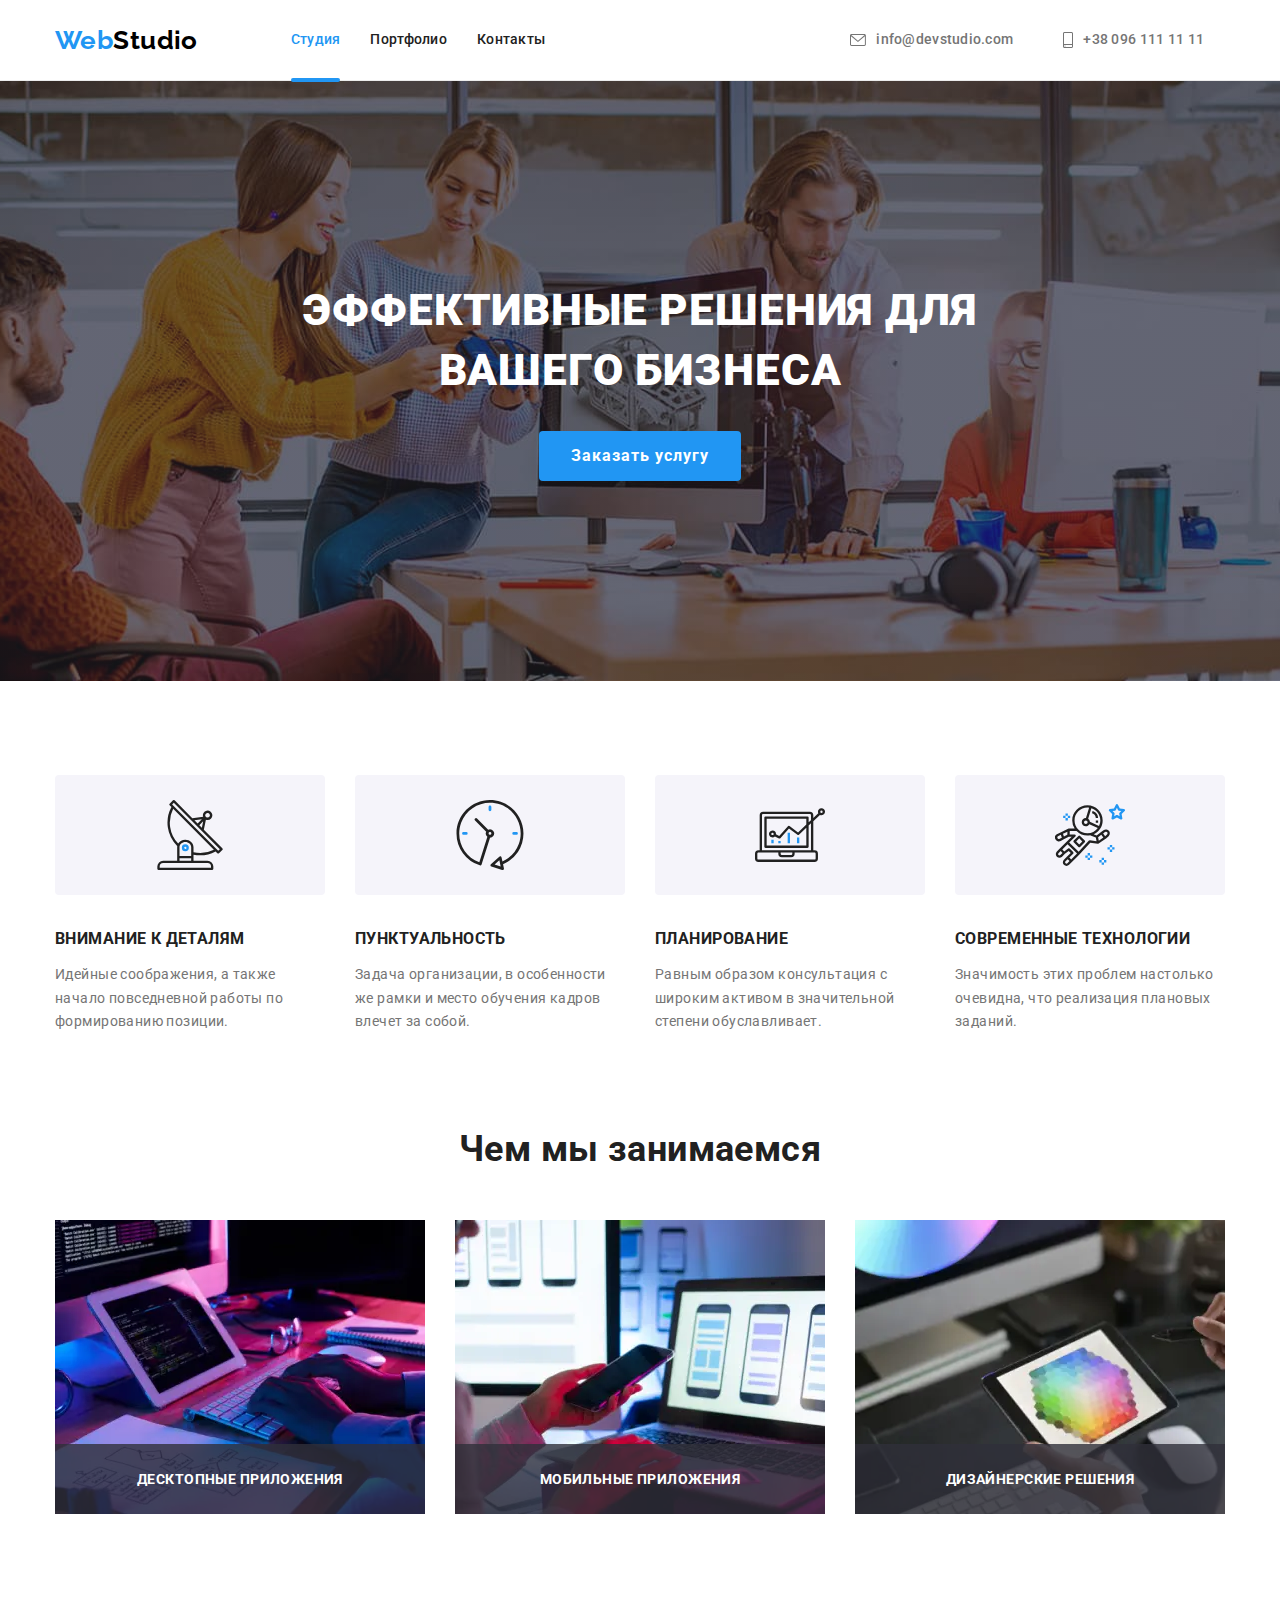
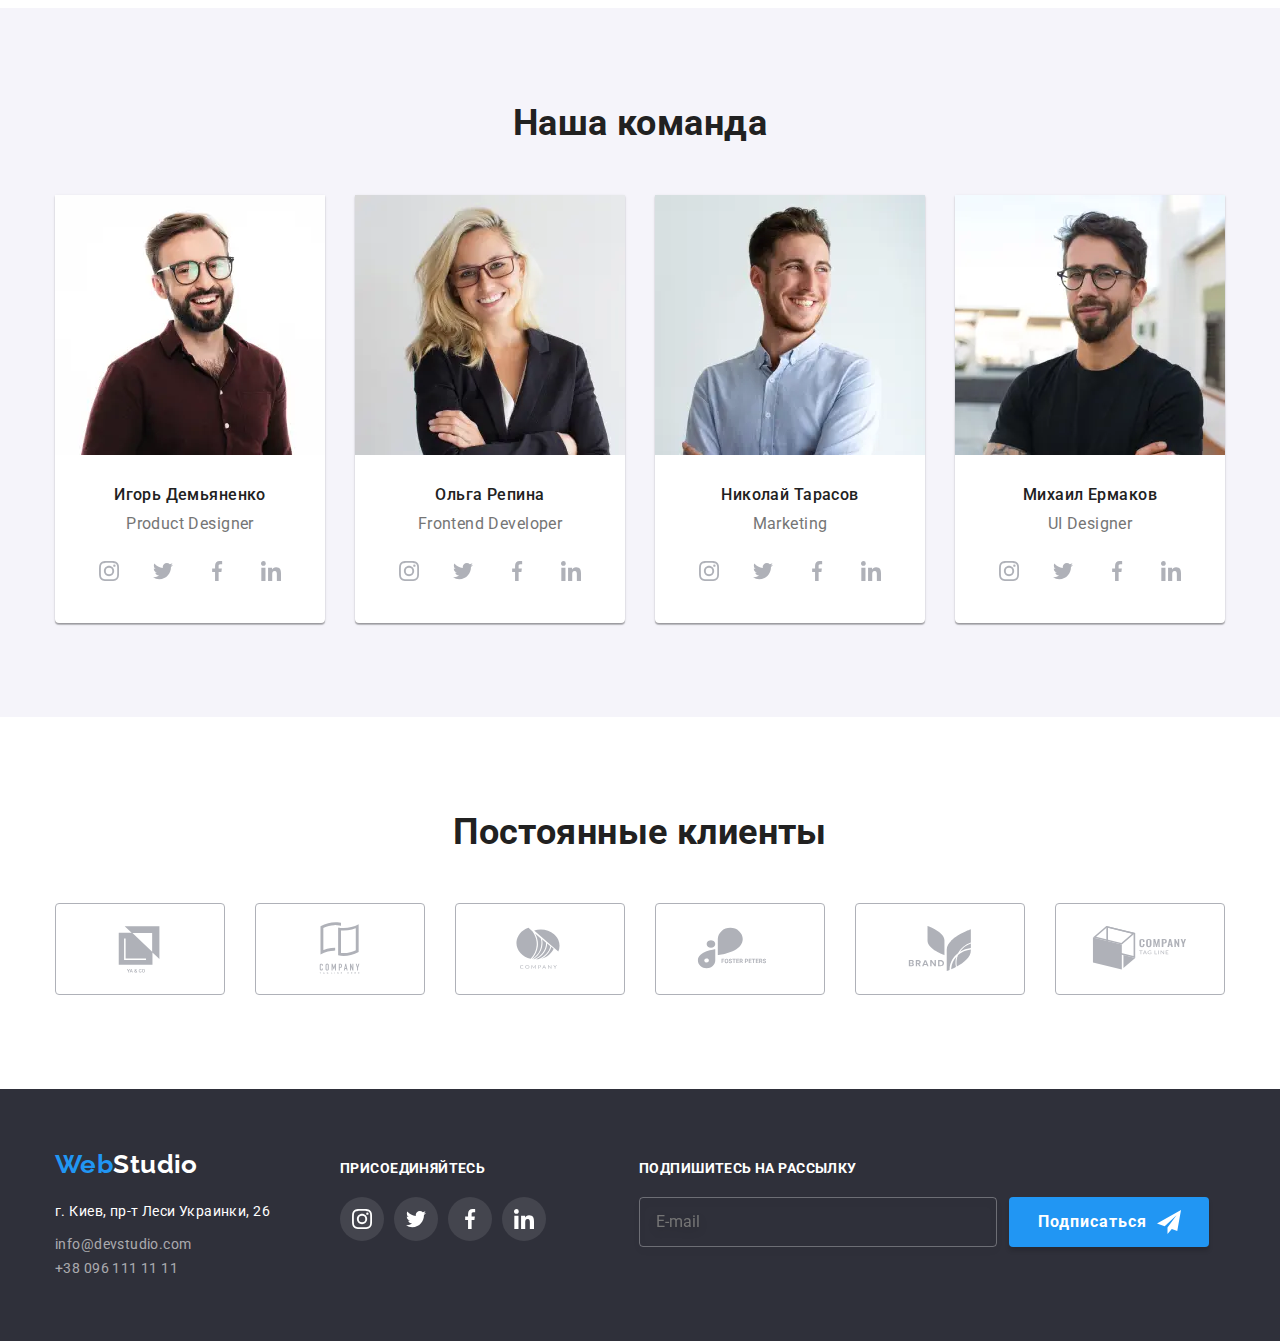
<file: index.html>
<!DOCTYPE html>
<html lang="ru">
  <head>
    <meta charset="UTF-8" />
    <meta http-equiv="X-UA-Compatible" content="IE=edge" />
    <meta name="viewport" content="width=device-width, initial-scale=1.0" />
    <meta
      name="description"
      content="Development of mobile, desktop applications and design."
    />
    <title>Студия</title>
    <link rel="preconnect" href="https://fonts.googleapis.com" />
    <link rel="preconnect" href="https://fonts.gstatic.com" crossorigin />
    <link rel="shurtcut icon" href="./images/ws.svg" />
    <link
      href="https://fonts.googleapis.com/css2?family=Raleway:wght@700&family=Roboto:wght@400;500;700;900&display=swap"
      rel="stylesheet"
    />
    <link rel="stylesheet" href="./css/main.min.css" />
  </head>
  <body>
    <header>
      <div class="container header">
        <nav class="navigation">
          <a class="link logo navigation__logo" href="./"
            >Web<span class="navigation__title navigation__title--color"
              >Studio</span
            ></a
          >
          <button
            class="navigation__btn js-open-menu"
            type="button"
            aria-label="Кнопка мобильного меню"
            aria-controls="mobile-menu"
          >
            <svg width="40" height="40">
              <use
                class="navigation__icon-menu"
                href="./images/icons.svg#m-menu"
              ></use>
            </svg>
          </button>
          <div class="mobile-menu js-menu-container" id="mobile-menu">
            <button
              class="navigation__btn js-close-menu"
              type="button"
              aria-label="Кнопка закрытия мобильного меню"
              aria-controls="mobile-menu"
            >
              <svg width="40" height="40">
                <use
                  class="navigation__icon-close"
                  href="./images/icons.svg#m-close"
                ></use>
              </svg>
            </button>
            <ul class="list navigation__pages">
              <li>
                <a
                  class="link navigation__page navigation__page--active"
                  href="./"
                  >Студия</a
                >
              </li>
              <li>
                <a class="link navigation__page" href="./portfolio.html"
                  >Портфолио</a
                >
              </li>
              <li><a class="link navigation__page" href="">Контакты</a></li>
            </ul>

            <ul class="list contacts">
              <li>
                <a class="link contacts__link" href="mailto:info@devstudio.com">
                  <svg class="contacts__ico-envelope" width="16" height="12">
                    <use href="./images/icons.svg#envelope"></use>
                  </svg>
                  info@devstudio.com</a
                >
              </li>
              <li>
                <a
                  class="link contacts__link contacts__link--format"
                  href="tel:+380961111111"
                  ><svg class="contacts__ico-smartphone" width="10" height="16">
                    <use href="./images/icons.svg#smartphone"></use></svg
                  >+38 096 111 11 11</a
                >
              </li>
            </ul>
            <ul class="list social-menu">
              <li>
                <a class="link social-menu__link" href=""></a>Instagram<span
                  class="social-menu__divide"
                >
                  |
                </span>
              </li>
              <li>
                <a class="link social-menu__link" href=""></a>Twitter<span
                  class="social-menu__divide"
                >
                  |
                </span>
              </li>
              <li>
                <a class="link social-menu__link" href=""></a>Facebook<span
                  class="social-menu__divide"
                  >|</span
                >
              </li>
              <li><a class="link social-menu__link" href=""></a>LinkedIn</li>
            </ul>
          </div>
        </nav>
      </div>
    </header>
    <main>
      <!-- Герой -->
      <section class="hero">
        <div class="container">
          <h1 class="hero__title">Эффективные решения для вашего бизнеса</h1>
          <button class="btn hero__btn" type="button" data-modal-open>
            Заказать услугу
          </button>
        </div>
      </section>
      <!-- Особенности -->
      <section class="container section">
        <h2 class="section__title visually-hidden">Особенности</h2>
        <ul class="list specialty">
          <li class="specialty__item">
            <div class="specialty__thumb">
              <svg class="specialty__icon" width="70" height="70">
                <use href="./images/icons.svg#antenna"></use>
              </svg>
            </div>
            <h3 class="specialty__title">Внимание к деталям</h3>
            <p>
              Идейные соображения, а также начало повседневной работы по
              формированию позиции.
            </p>
          </li>
          <li class="specialty__item">
            <div class="specialty__thumb">
              <svg class="specialty__icon" width="70" height="70">
                <use href="./images/icons.svg#clock"></use>
              </svg>
            </div>
            <h3 class="specialty__title">Пунктуальность</h3>
            <p>
              Задача организации, в особенности же рамки и место обучения кадров
              влечет за собой.
            </p>
          </li>
          <li class="specialty__item">
            <div class="specialty__thumb">
              <svg class="specialty__icon" width="70" height="70">
                <use href="./images/icons.svg#diagram"></use>
              </svg>
            </div>
            <h3 class="specialty__title">Планирование</h3>
            <p>
              Равным образом консультация с широким активом в значительной
              степени обуславливает.
            </p>
          </li>
          <li class="specialty__item">
            <div class="specialty__thumb">
              <svg class="specialty__icon" width="70" height="70">
                <use href="./images/icons.svg#astronaut"></use>
              </svg>
            </div>
            <h3 class="specialty__title">Современные технологии</h3>
            <p>
              Значимость этих проблем настолько очевидна, что реализация
              плановых заданий.
            </p>
          </li>
        </ul>
      </section>
      <!-- Чем мы занимаемся -->
      <section class="container section work work-display">
        <h2 class="section__title">Чем мы занимаемся</h2>
        <ul class="list work__list work-box">
          <li class="work-box__item">
            <!-- <img
              srcset="
                ./images/box-1@1x-1200.jpg 1x,
                ./images/box-1@2x-1200.jpg 2x
              "
              src="./images/box1.jpg"
              alt="Дизайнерские решения"
              width="370"
              height="294"
            /> -->
            <picture>
              <source
                srcset="
                  ./images/box-1@1x-1200.webp 1x,
                  ./images/box-1@2x-1200.webp 2x
                "
                type="image/webp"
                media="(min-width: 1200px)" />
              <source
                srcset="
                  ./images/box-1@1x-1200.jpg 1x,
                  ./images/box-1@2x-1200.jpg 2x
                "
                media="(min-width: 1200px)" />

              <img
                class="work-box__img"
                src="./images/box1.jpg"
                alt="Десктопные приложения"
                width="370"
                height="294"
            /></picture>
            <div class="work-box__blok">
              <p class="work-box__text">Десктопные приложения</p>
            </div>
          </li>
          <li class="work-box__item">
            <!-- <img
              srcset="
                ./images/box-2@1x-1200.jpg 1x,
                ./images/box-2@2x-1200.jpg 2x
              "
              src="./images/box2.jpg"
              alt="Дизайнерские решения"
              width="370"
              height="294"
            /> -->
            <picture>
              <source
                srcset="
                  ./images/box-2@1x-1200.webp 1x,
                  ./images/box-2@2x-1200.webp 2x
                "
                type="image/webp"
                media="(min-width: 1200px)" />
              <source
                srcset="
                  ./images/box-2@1x-1200.jpg 1x,
                  ./images/box-2@2x-1200.jpg 2x
                "
                media="(min-width: 1200px)" />

              <img
                class="work-box__img"
                src="./images/box2.jpg"
                alt="Мобильные приложения"
                width="370"
                height="294"
            /></picture>
            <div class="work-box__blok">
              <p class="work-box__text">Мобильные приложения</p>
            </div>
          </li>
          <li class="work-box__item">
            <!-- <img
              srcset="
                ./images/box-3@1x-1200.jpg 1x,
                ./images/box-3@2x-1200.jpg 2x
              "
              src="./images/box3.jpg"
              alt="Дизайнерские решения"
              width="370"
              height="294"
            /> -->
            <picture>
              <source
                srcset="
                  ./images/box-3@1x-1200.webp 1x,
                  ./images/box-3@2x-1200.webp 2x
                "
                type="image/webp"
                media="(min-width: 1200px)" />
              <source
                srcset="
                  ./images/box-3@1x-1200.jpg 1x,
                  ./images/box-3@2x-1200.jpg 2x
                "
                media="(min-width: 1200px)" />

              <img
                class="work-box__img"
                src="./images/box3.jpg"
                alt="Дизайнерские решения"
                width="370"
                height="294"
            /></picture>
            <div class="work-box__blok">
              <p class="work-box__text">Дизайнерские решения</p>
            </div>
          </li>
        </ul>
      </section>
      <!-- Наша команда -->
      <section class="section-command section">
        <div class="container">
          <h2 class="section__title">Наша команда</h2>
          <ul class="list mans">
            <li class="mans__item">
              <picture>
                <source
                  srcset="
                    ./images/man-1@1x-480.webp 1x,
                    ./images/man-1@2x-480.webp 2x
                  "
                  type="image/webp"
                  media="(max-width: 767px)" />
                <source
                  srcset="
                    ./images/man-1@1x-768.webp 1x,
                    ./images/man-1@2x-768.webp 2x
                  "
                  type="image/webp"
                  media="(max-width: 1199px)" />
                <source
                  srcset="
                    ./images/man-1@1x-1200.webp 1x,
                    ./images/man-1@2x-1200.webp 2x
                  "
                  type="image/webp"
                  media="(min-width: 1200px)" />

                <source
                  srcset="
                    ./images/man-1@1x-480.jpg 1x,
                    ./images/man-1@2x-480.jpg 2x
                  "
                  media="(max-width: 767px)" />
                <source
                  srcset="
                    ./images/man-1@1x-768.jpg 1x,
                    ./images/man-1@2x-768.jpg 2x
                  "
                  media="(max-width: 1199px)" />
                <source
                  srcset="
                    ./images/man-1@1x-1200.jpg 1x,
                    ./images/man-1@2x-1200.jpg 2x
                  "
                  media="(min-width: 1200px)" />

                <img
                  class="mans__img"
                  src="./images/man1.jpg"
                  alt="Игорь Демьяненко"
                  width="270"
                  height="260"
              /></picture>

              <div class="man-card">
                <h3 class="man-card__name">Игорь Демьяненко</h3>
                <p class="man-card__profession" lang="en">Product Designer</p>
                <ul class="list man-card__list">
                  <li>
                    <a
                      class="link-social man-card__link"
                      href=""
                      aria-label="instagram"
                      ><svg class="icon-social" width="20" height="20">
                        <use href="./images/icons.svg#instagram"></use></svg
                    ></a>
                  </li>
                  <li>
                    <a
                      class="link-social man-card__link"
                      href=""
                      aria-label="twitter"
                      ><svg class="icon-social" width="20" height="20">
                        <use href="./images/icons.svg#twitter"></use></svg
                    ></a>
                  </li>
                  <li>
                    <a
                      class="link-social man-card__link"
                      href=""
                      aria-label="facebook"
                      ><svg class="icon-social" width="20" height="20">
                        <use href="./images/icons.svg#facebook"></use></svg
                    ></a>
                  </li>
                  <li>
                    <a
                      class="link-social man-card__link"
                      href=""
                      aria-label="linkedin"
                      ><svg class="icon-social" width="20" height="20">
                        <use href="./images/icons.svg#linkedin"></use></svg
                    ></a>
                  </li>
                </ul>
              </div>
            </li>
            <li class="mans__item">
              <picture>
                <source
                  srcset="
                    ./images/man-2@1x-480.webp 1x,
                    ./images/man-2@2x-480.webp 2x
                  "
                  type="image/webp"
                  media="(max-width: 767px)" />
                <source
                  srcset="
                    ./images/man-2@1x-768.webp 1x,
                    ./images/man-2@2x-768.webp 2x
                  "
                  type="image/webp"
                  media="(max-width: 1199px)" />
                <source
                  srcset="
                    ./images/man-2@1x-1200.webp 1x,
                    ./images/man-2@2x-1200.webp 2x
                  "
                  type="image/webp"
                  media="(min-width: 1200px)" />

                <source
                  srcset="
                    ./images/man-2@1x-480.jpg 1x,
                    ./images/man-2@2x-480.jpg 2x
                  "
                  media="(max-width: 767px)" />
                <source
                  srcset="
                    ./images/man-2@1x-768.jpg 1x,
                    ./images/man-2@2x-768.jpg 2x
                  "
                  media="(max-width: 1199px)" />
                <source
                  srcset="
                    ./images/man-2@1x-1200.jpg 1x,
                    ./images/man-2@2x-1200.jpg 2x
                  "
                  media="(min-width: 1200px)" />

                <img
                  class="mans__img"
                  src="./images/man2.jpg"
                  alt="Ольга Репина"
                  width="270"
                  height="260"
              /></picture>
              <div class="man-card">
                <h3 class="man-card__name">Ольга Репина</h3>
                <p class="man-card__profession" lang="en">Frontend Developer</p>
                <ul class="list man-card__list">
                  <li>
                    <a
                      class="link-social man-card__link"
                      href=""
                      aria-label="instagram"
                      ><svg class="icon-social" width="20" height="20">
                        <use href="./images/icons.svg#instagram"></use></svg
                    ></a>
                  </li>
                  <li>
                    <a
                      class="link-social man-card__link"
                      href=""
                      aria-label="twitter"
                      ><svg class="icon-social" width="20" height="20">
                        <use href="./images/icons.svg#twitter"></use></svg
                    ></a>
                  </li>
                  <li>
                    <a
                      class="link-social man-card__link"
                      href=""
                      aria-label="facebook"
                      ><svg class="icon-social" width="20" height="20">
                        <use href="./images/icons.svg#facebook"></use></svg
                    ></a>
                  </li>
                  <li>
                    <a
                      class="link-social man-card__link"
                      href=""
                      aria-label="linkedin"
                      ><svg class="icon-social" width="20" height="20">
                        <use href="./images/icons.svg#linkedin"></use></svg
                    ></a>
                  </li>
                </ul>
              </div>
            </li>
            <li class="mans__item">
              <picture>
                <source
                  srcset="
                    ./images/man-3@1x-480.webp 1x,
                    ./images/man-3@2x-480.webp 2x
                  "
                  type="image/webp"
                  media="(max-width: 767px)" />
                <source
                  srcset="
                    ./images/man-3@1x-768.webp 1x,
                    ./images/man-3@2x-768.webp 2x
                  "
                  type="image/webp"
                  media="(max-width: 1199px)" />
                <source
                  srcset="
                    ./images/man-3@1x-1200.webp 1x,
                    ./images/man-3@2x-1200.webp 2x
                  "
                  type="image/webp"
                  media="(min-width: 1200px)" />

                <source
                  srcset="
                    ./images/man-3@1x-480.jpg 1x,
                    ./images/man-3@2x-480.jpg 2x
                  "
                  media="(max-width: 767px)" />
                <source
                  srcset="
                    ./images/man-3@1x-768.jpg 1x,
                    ./images/man-3@2x-768.jpg 2x
                  "
                  media="(max-width: 1199px)" />
                <source
                  srcset="
                    ./images/man-3@1x-1200.jpg 1x,
                    ./images/man-3@2x-1200.jpg 2x
                  "
                  media="(min-width: 1200px)" />

                <img
                  class="mans__img"
                  src="./images/man3.jpg"
                  alt="Николай Тарасов"
                  width="270"
                  height="260"
              /></picture>
              <div class="man-card">
                <h3 class="man-card__name">Николай Тарасов</h3>
                <p class="man-card__profession" lang="en">Marketing</p>
                <ul class="list man-card__list">
                  <li>
                    <a
                      class="link-social man-card__link"
                      href=""
                      aria-label="instagram"
                      ><svg class="icon-social" width="20" height="20">
                        <use href="./images/icons.svg#instagram"></use></svg
                    ></a>
                  </li>
                  <li>
                    <a
                      class="link-social man-card__link"
                      href=""
                      aria-label="twitter"
                      ><svg class="icon-social" width="20" height="20">
                        <use href="./images/icons.svg#twitter"></use></svg
                    ></a>
                  </li>
                  <li>
                    <a
                      class="link-social man-card__link"
                      href=""
                      aria-label="facebook"
                      ><svg class="icon-social" width="20" height="20">
                        <use href="./images/icons.svg#facebook"></use></svg
                    ></a>
                  </li>
                  <li>
                    <a
                      class="link-social man-card__link"
                      href=""
                      aria-label="linkedin"
                      ><svg class="icon-social" width="20" height="20">
                        <use href="./images/icons.svg#linkedin"></use></svg
                    ></a>
                  </li>
                </ul>
              </div>
            </li>
            <li class="mans__item">
              <picture>
                <source
                  srcset="
                    ./images/man-4@1x-480.webp 1x,
                    ./images/man-4@2x-480.webp 2x
                  "
                  type="image/webp"
                  media="(max-width: 767px)" />
                <source
                  srcset="
                    ./images/man-4@1x-768.webp 1x,
                    ./images/man-4@2x-768.webp 2x
                  "
                  type="image/webp"
                  media="(max-width: 1199px)" />
                <source
                  srcset="
                    ./images/man-4@1x-1200.webp 1x,
                    ./images/man-4@2x-1200.webp 2x
                  "
                  type="image/webp"
                  media="(min-width: 1200px)" />

                <source
                  srcset="
                    ./images/man-4@1x-480.jpg 1x,
                    ./images/man-4@2x-480.jpg 2x
                  "
                  media="(max-width: 767px)" />
                <source
                  srcset="
                    ./images/man-4@1x-768.jpg 1x,
                    ./images/man-4@2x-768.jpg 2x
                  "
                  media="(max-width: 1199px)" />
                <source
                  srcset="
                    ./images/man-4@1x-1200.jpg 1x,
                    ./images/man-4@2x-1200.jpg 2x
                  "
                  media="(min-width: 1200px)" />

                <img
                  class="mans__img"
                  src="./images/man4.jpg"
                  alt="Игорь Демьяненко"
                  width="270"
                  height="260"
              /></picture>
              <div class="man-card">
                <h3 class="man-card__name">Михаил Ермаков</h3>
                <p class="man-card__profession" lang="en">UI Designer</p>
                <ul class="list man-card__list">
                  <li>
                    <a
                      class="link-social man-card__link"
                      href=""
                      aria-label="instagram"
                      ><svg class="icon-social" width="20" height="20">
                        <use href="./images/icons.svg#instagram"></use></svg
                    ></a>
                  </li>
                  <li>
                    <a
                      class="link-social man-card__link"
                      href=""
                      aria-label="twitter"
                      ><svg class="icon-social" width="20" height="20">
                        <use href="./images/icons.svg#twitter"></use></svg
                    ></a>
                  </li>
                  <li>
                    <a
                      class="link-social man-card__link"
                      href=""
                      aria-label="facebook"
                      ><svg class="icon-social" width="20" height="20">
                        <use href="./images/icons.svg#facebook"></use></svg
                    ></a>
                  </li>
                  <li>
                    <a
                      class="link-social man-card__link"
                      href=""
                      aria-label="linkedin"
                      ><svg class="icon-social" width="20" height="20">
                        <use href="./images/icons.svg#linkedin"></use></svg
                    ></a>
                  </li>
                </ul>
              </div>
            </li>
          </ul>
        </div>
      </section>
      <section class="container section">
        <h2 class="section__title">Постоянные клиенты</h2>
        <ul class="list client">
          <li class="client__item">
            <a class="client__link" href="" aria-label="company"
              ><svg class="client__icon" width="106" height="60">
                <use href="./images/icons.svg#logo1"></use></svg
            ></a>
          </li>
          <li class="client__item">
            <a class="client__link" href="" aria-label="company"
              ><svg class="client__icon" width="106" height="60">
                <use href="./images/icons.svg#logo2"></use></svg
            ></a>
          </li>
          <li class="client__item">
            <a class="client__link" href="" aria-label="company"
              ><svg class="client__icon" width="106" height="60">
                <use href="./images/icons.svg#logo3"></use></svg
            ></a>
          </li>
          <li class="client__item">
            <a class="client__link" href="" aria-label="company"
              ><svg class="client__icon" width="106" height="60">
                <use href="./images/icons.svg#logo4"></use></svg
            ></a>
          </li>
          <li class="client__item">
            <a class="client__link" href="" aria-label="company"
              ><svg class="client__icon" width="106" height="60">
                <use href="./images/icons.svg#logo5"></use></svg
            ></a>
          </li>
          <li class="client__item">
            <a class="client__link" href="" aria-label="company"
              ><svg class="client__icon" width="106" height="60">
                <use href="./images/icons.svg#logo6"></use></svg
            ></a>
          </li>
        </ul>
      </section>
    </main>
    <footer>
      <div class="container section-footer">
        <!-- adress -->
        <div class="tablet-section">
          <div class="blok-adress">
            <a class="link logo blok-adress__logo" href="./"
              >Web<span class="blok-adress__text">Studio</span></a
            >
            <address>г. Киев, пр-т Леси Украинки, 26</address>
            <ul class="list blok-adress__list">
              <li>
                <a
                  class="link blok-adress__contact"
                  href="mailto:info@devstudio.com"
                  >info@devstudio.com</a
                >
              </li>
              <li>
                <a class="link blok-adress__contact" href="tel:+380961111111"
                  >+38 096 111 11 11</a
                >
              </li>
            </ul>
          </div>
          <!-- join -->
          <div class="blok-join">
            <b class="footer-title">присоединяйтесь</b>
            <ul class="list blok-join__list">
              <li>
                <a
                  class="link-social blok-join__link"
                  href=""
                  aria-label="instagram"
                  ><svg class="icon-social" width="20" height="20">
                    <use href="./images/icons.svg#instagram"></use></svg
                ></a>
              </li>
              <li>
                <a
                  class="link-social blok-join__link"
                  href=""
                  aria-label="twitter"
                  ><svg class="icon-social" width="20" height="20">
                    <use href="./images/icons.svg#twitter"></use></svg
                ></a>
              </li>
              <li>
                <a
                  class="link-social blok-join__link"
                  href=""
                  aria-label="facebook"
                  ><svg class="icon-social" width="20" height="20">
                    <use href="./images/icons.svg#facebook"></use></svg
                ></a>
              </li>
              <li>
                <a
                  class="link-social blok-join__link"
                  href=""
                  aria-label="linkedin"
                  ><svg class="icon-social" width="20" height="20">
                    <use href="./images/icons.svg#linkedin"></use></svg
                ></a>
              </li>
            </ul>
          </div>
        </div>
        <!-- Subscribe -->
        <div class="blok-subscribe">
          <b class="footer-title">Подпишитесь на рассылку</b>

          <form class="blok-subscribe__field">
            <label for="email">
              <input
                class="blok-subscribe__mail"
                type="email"
                name="email"
                id="email"
                placeholder="E-mail"
              />
            </label>

            <button class="blok-subscribe__btn" type="submit">
              Подписаться<svg
                class="blok-subscribe__ico"
                width="24"
                height="24"
              >
                <use href="./images/icons.svg#send"></use>
              </svg>
            </button>
          </form>
        </div>
      </div>
    </footer>
    <!-- Модальное окно -->
    <div class="backdrop is-hidden" data-modal>
      <div class="modal">
        <button class="modal__btn-close" type="button" data-modal-close>
          <svg class="modal__icon" width="18" height="18">
            <use href="./images/icons.svg#close"></use>
          </svg>
        </button>
        <p class="modal__title">Оставьте свои данные, мы вам перезвоним</p>
        <div class="contacts">
          <form>
            <div class="contacts__form">
              <label class="contacts__label" for="username"> Имя</label
              ><input
                class="contacts__input"
                type="text"
                name="username"
                id="username"
              /><svg class="contacts__icon" width="18" height="18">
                <use href="./images/icons.svg#person"></use>
              </svg>
            </div>
            <div class="contacts__form">
              <label class="contacts__label" for="tel">Телефон</label>
              <input class="contacts__input" type="tel" name="tel" id="tel" />
              <svg class="contacts__icon" width="18" height="18">
                <use href="./images/icons.svg#phone"></use>
              </svg>
            </div>
            <div class="contacts__form">
              <label class="contacts__label" for="mail">Почта</label>
              <input
                class="contacts__input"
                type="email"
                name="email"
                id="mail"
              />
              <svg class="contacts__icon" width="18" height="18">
                <use href="./images/icons.svg#email"></use>
              </svg>
            </div>
            <label class="contacts__label" for="coment">Комментарий</label>
            <textarea
              class="contacts__textarea"
              name="coment"
              id="coment"
              placeholder="Введите текст"
            ></textarea>
            <!-- checkbox -->

            <label class="contacts__text" for="checkbox">
              <input
                class="visually-hidden contacts__checkbox"
                name="checkbox"
                type="checkbox"
                id="checkbox"
              /><span class="contacts__checkbox-ico"></span>Соглашаюсь с
              рассылкой и принимаю
              <a
                class="contacts__text-link"
                href=""
                target="_blank"
                rel="noopener noreferrer"
                >Условия договора</a
              >
            </label>

            <button class="contacts__btn" type="submit">Отправить</button>
          </form>
        </div>
      </div>
    </div>
    <!-- js для модального окна -->
    <script src="./js/modal.js"></script>
    <script src="./js/mobile-menu.js"></script>
  </body>
</html>
</file>
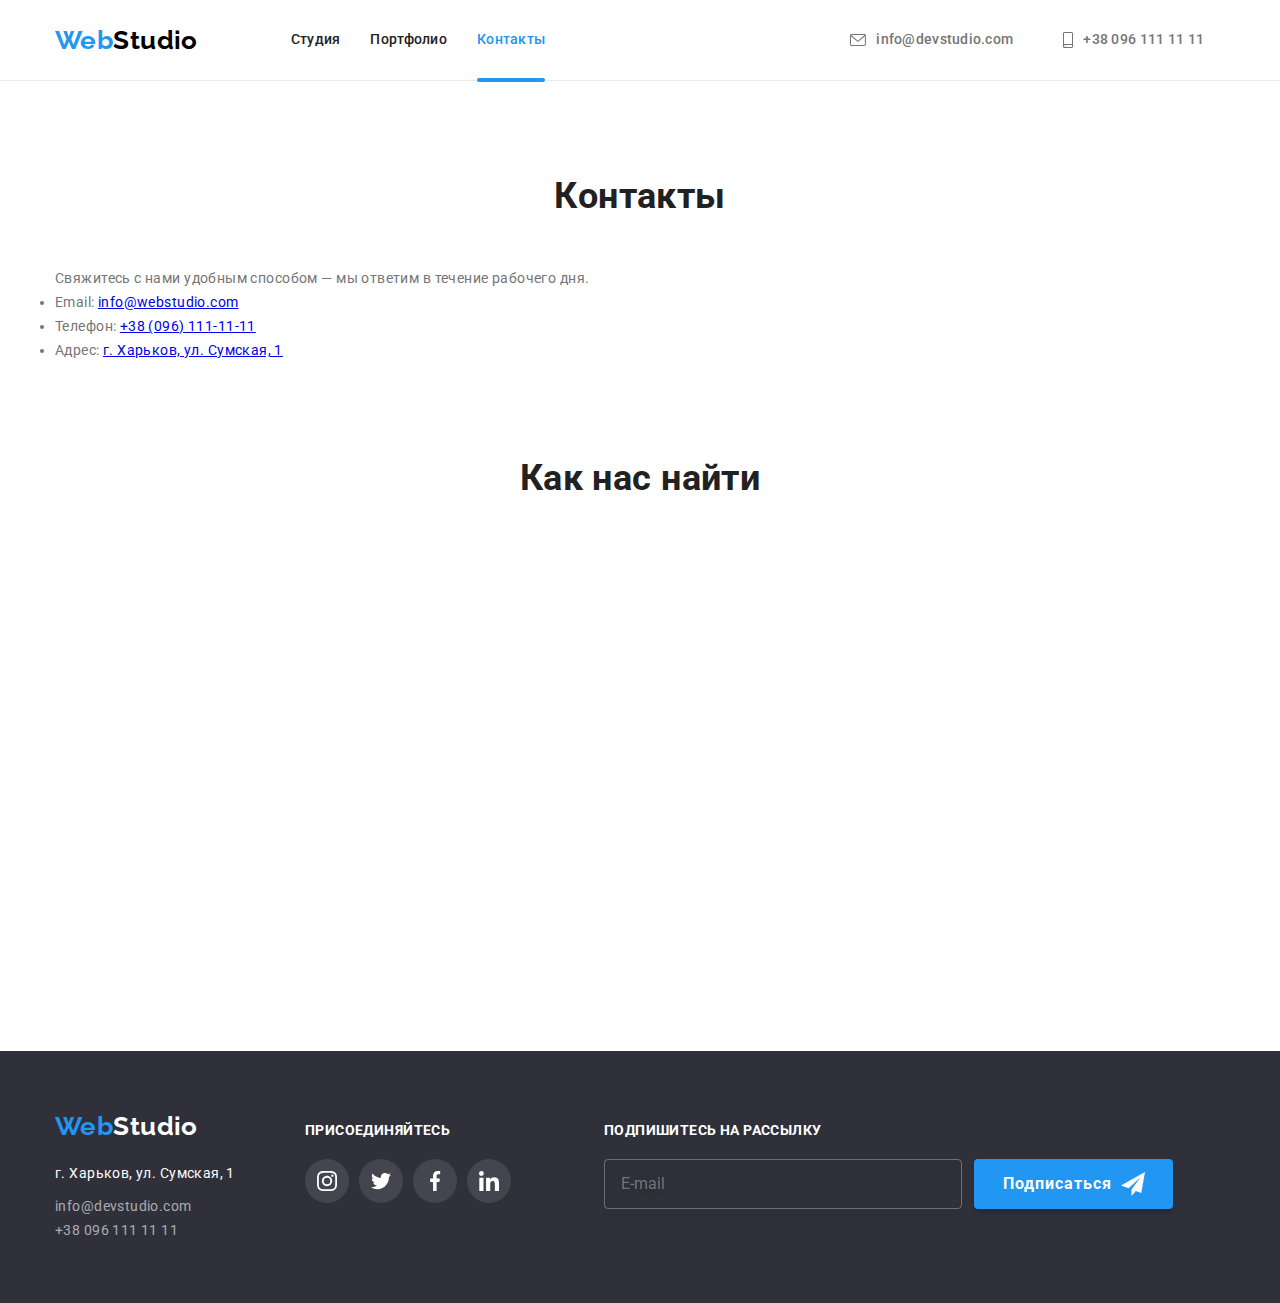
<file: contact.html>
<!DOCTYPE html>
<html lang="ru">
  <head>
    <meta charset="UTF-8" />
    <meta http-equiv="X-UA-Compatible" content="IE=edge" />
    <meta name="viewport" content="width=device-width, initial-scale=1.0" />
    <meta name="description" content="Development of mobile, desktop applications and design." />
    <title>Студия</title>
    <link rel="preconnect" href="https://fonts.googleapis.com" />
    <link rel="preconnect" href="https://fonts.gstatic.com" crossorigin />
    <link rel="shurtcut icon" href="./images/ws.svg" />
    <link
      href="https://fonts.googleapis.com/css2?family=Raleway:wght@700&family=Roboto:wght@400;500;700;900&display=swap"
      rel="stylesheet"
    />
    <link rel="stylesheet" href="./css/main.min.css" />
  </head>
  <body>
    <header>
      <div class="container header">
        <nav class="navigation">
          <a class="link logo navigation__logo" href="./"
            >Web<span class="navigation__title navigation__title--color">Studio</span></a
          >
          <button
            class="navigation__btn js-open-menu"
            type="button"
            aria-label="Кнопка мобильного меню"
            aria-controls="mobile-menu"
          >
            <svg width="40" height="40">
              <use class="navigation__icon-menu" href="./images/icons.svg#m-menu"></use>
            </svg>
          </button>
          <div class="mobile-menu js-menu-container" id="mobile-menu">
            <button
              class="navigation__btn js-close-menu"
              type="button"
              aria-label="Кнопка закрытия мобильного меню"
              aria-controls="mobile-menu"
            >
              <svg width="40" height="40">
                <use class="navigation__icon-close" href="./images/icons.svg#m-close"></use>
              </svg>
            </button>
            <ul class="list navigation__pages">
              <li>
                <a class="link navigation__page" href="./">Студия</a>
              </li>
              <li>
                <a class="link navigation__page" href="./portfolio.html">Портфолио</a>
              </li>
              <li>
                <a class="link navigation__page navigation__page--active" href="./contact.html"
                  >Контакты</a
                >
              </li>
            </ul>

            <ul class="list contacts">
              <li>
                <a class="link contacts__link" href="mailto:info@devstudio.com">
                  <svg class="contacts__ico-envelope" width="16" height="12">
                    <use href="./images/icons.svg#envelope"></use>
                  </svg>
                  info@devstudio.com</a
                >
              </li>
              <li>
                <a class="link contacts__link contacts__link--format" href="tel:+380961111111"
                  ><svg class="contacts__ico-smartphone" width="10" height="16">
                    <use href="./images/icons.svg#smartphone"></use></svg
                  >+38 096 111 11 11</a
                >
              </li>
            </ul>
            <ul class="list social-menu">
              <li>
                <a class="link social-menu__link" href=""></a>Instagram<span
                  class="social-menu__divide"
                >
                  |
                </span>
              </li>
              <li>
                <a class="link social-menu__link" href=""></a>Twitter<span
                  class="social-menu__divide"
                >
                  |
                </span>
              </li>
              <li>
                <a class="link social-menu__link" href=""></a>Facebook<span
                  class="social-menu__divide"
                  >|</span
                >
              </li>
              <li><a class="link social-menu__link" href=""></a>LinkedIn</li>
            </ul>
          </div>
        </nav>
      </div>
    </header>
    <main>
      <section style="padding-bottom: 0" class="container section">
        <div class="contacts-page">
          <h2 class="section__title">Контакты</h2>

          <div class="contacts-page__wrapper">
            <div class="contacts-page__info">
              <p class="contacts-page__text">
                Свяжитесь с нами удобным способом — мы ответим в течение рабочего дня.
              </p>

              <ul class="contacts-page__list">
                <li class="contacts-page__item">
                  <span class="contacts-page__label">Email:</span>
                  <a href="mailto:info@webstudio.com" class="contacts-page__link"
                    >info@webstudio.com</a
                  >
                </li>
                <li class="contacts-page__item">
                  <span class="contacts-page__label">Телефон:</span>
                  <a href="tel:+380961111111" class="contacts-page__link">+38 (096) 111-11-11</a>
                </li>
                <li class="contacts-page__item">
                  <span class="contacts-page__label">Адрес:</span>

                  <a href="#map" class="contacts-page__link">г. Харьков, ул. Сумская, 1</a>
                </li>
              </ul>
            </div>
          </div>
        </div>
      </section>
      <section id="map" class="section container">
        <div class="contacts-page__map">
          <h2 class="section__title">Как нас найти</h2>
          <div class="map__wrapper">
            <iframe
              src="https://www.google.com/maps/embed?pb=!1m18!1m12!1m3!1d2563.123456789!2d36.2300000!3d49.9935000!2m3!1f0!2f0!3f0!3m2!1i1024!2i768!4f13.1!3m3!1m2!1s0x4127a1234567890%3A0xabcdef123456789!2sWebStudio!5e0!3m2!1sru!2sua!4v1699999999999"
              width="100%"
              height="400"
              style="border: 0"
              allowfullscreen=""
              loading="lazy"
              referrerpolicy="no-referrer-when-downgrade"
            ></iframe>
          </div>
        </div>
      </section>
    </main>
    <footer>
      <div class="container section-footer">
        <!-- adress -->
        <div class="tablet-section">
          <div class="blok-adress">
            <a class="link logo blok-adress__logo" href="./"
              >Web<span class="blok-adress__text">Studio</span></a
            >
            <address>г. Харьков, ул. Сумская, 1</address>
            <ul class="list blok-adress__list">
              <li>
                <a class="link blok-adress__contact" href="mailto:info@devstudio.com"
                  >info@devstudio.com</a
                >
              </li>
              <li>
                <a class="link blok-adress__contact" href="tel:+380961111111">+38 096 111 11 11</a>
              </li>
            </ul>
          </div>
          <!-- join -->
          <div class="blok-join">
            <b class="footer-title">присоединяйтесь</b>
            <ul class="list blok-join__list">
              <li>
                <a class="link-social blok-join__link" href="" aria-label="instagram"
                  ><svg class="icon-social" width="20" height="20">
                    <use href="./images/icons.svg#instagram"></use></svg
                ></a>
              </li>
              <li>
                <a class="link-social blok-join__link" href="" aria-label="twitter"
                  ><svg class="icon-social" width="20" height="20">
                    <use href="./images/icons.svg#twitter"></use></svg
                ></a>
              </li>
              <li>
                <a class="link-social blok-join__link" href="" aria-label="facebook"
                  ><svg class="icon-social" width="20" height="20">
                    <use href="./images/icons.svg#facebook"></use></svg
                ></a>
              </li>
              <li>
                <a class="link-social blok-join__link" href="" aria-label="linkedin"
                  ><svg class="icon-social" width="20" height="20">
                    <use href="./images/icons.svg#linkedin"></use></svg
                ></a>
              </li>
            </ul>
          </div>
        </div>
        <!-- Subscribe -->
        <div class="blok-subscribe">
          <b class="footer-title">Подпишитесь на рассылку</b>

          <form class="blok-subscribe__field">
            <label for="email">
              <input
                class="blok-subscribe__mail"
                type="email"
                name="email"
                id="email"
                placeholder="E-mail"
              />
            </label>

            <button class="blok-subscribe__btn" type="submit">
              Подписаться<svg class="blok-subscribe__ico" width="24" height="24">
                <use href="./images/icons.svg#send"></use>
              </svg>
            </button>
          </form>
        </div>
      </div>
    </footer>

    <!-- js для меню -->

    <script src="./js/mobile-menu.js"></script>
  </body>
</html>
</file>
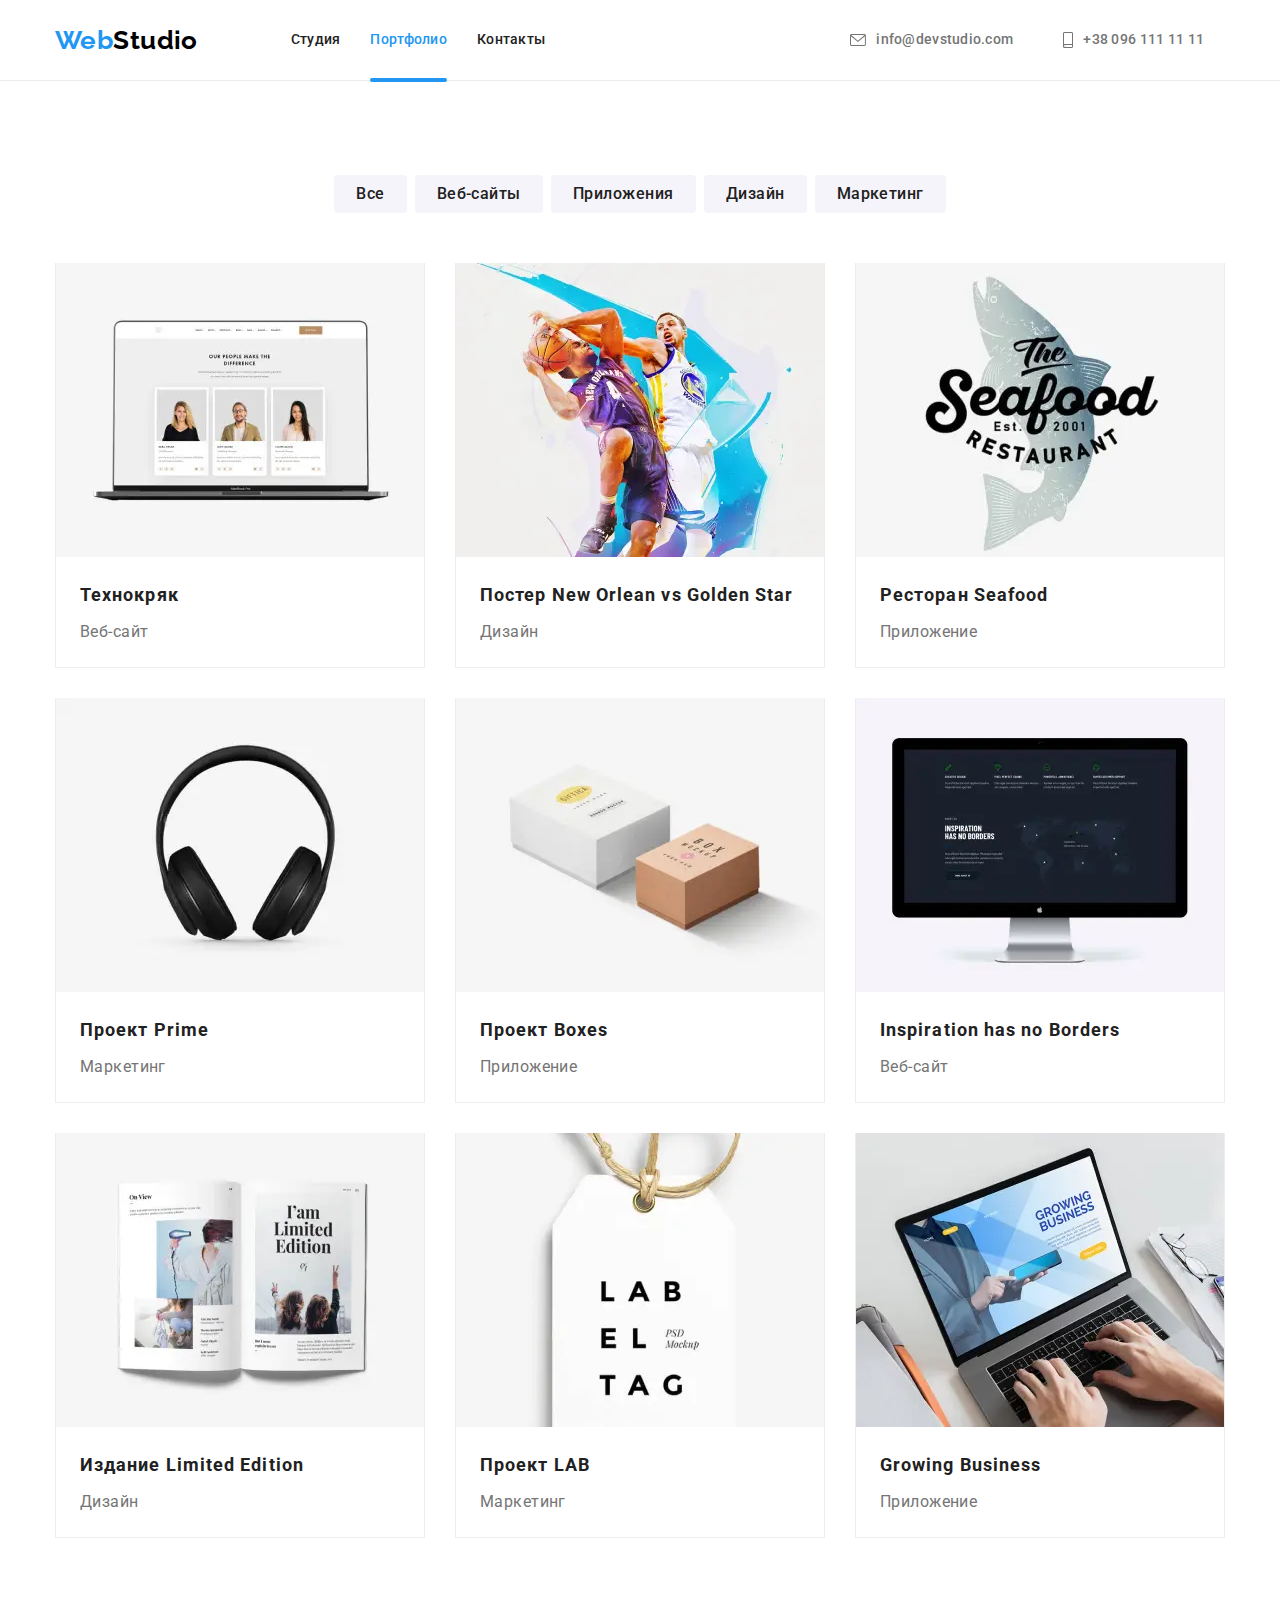
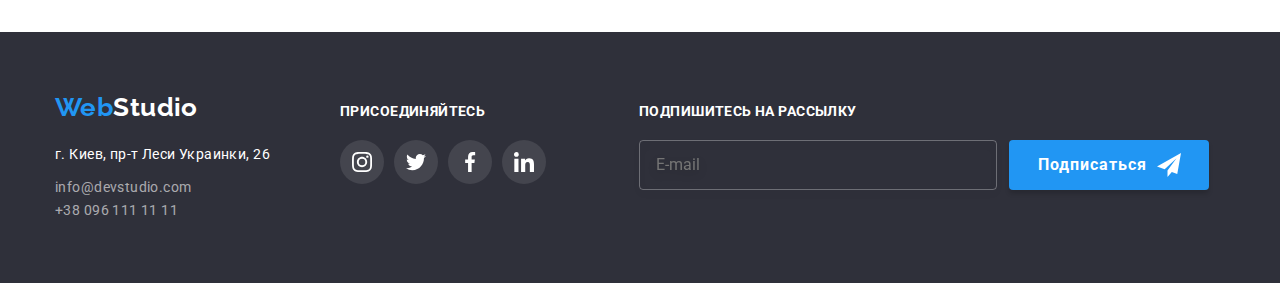
<file: portfolio.html>
<!DOCTYPE html>
<html lang="ru">
  <head>
    <meta charset="UTF-8" />
    <meta http-equiv="X-UA-Compatible" content="IE=edge" />
    <meta name="viewport" content="width=device-width, initial-scale=1.0" />
    <meta
      name="description"
      content="Development of mobile, desktop applications and design."
    />
    <title>Портфолио</title>
    <link rel="preconnect" href="https://fonts.googleapis.com" />
    <link rel="preconnect" href="https://fonts.gstatic.com" crossorigin />
    <link rel="shurtcut icon" href="./images/ws.svg" />
    <link
      href="https://fonts.googleapis.com/css2?family=Raleway:wght@700&family=Roboto:wght@400;500;700;900&display=swap"
      rel="stylesheet"
    />
    <link rel="stylesheet" href="./css/main.min.css" />
  </head>
  <body>
    <header>
      <div class="container header">
        <nav class="navigation">
          <a class="link logo navigation__logo" href="./"
            >Web<span class="navigation__title navigation__title--color"
              >Studio</span
            ></a
          >
          <button class="navigation__btn js-open-menu" type="button">
            <svg width="40" height="40">
              <use
                class="navigation__icon-menu"
                href="./images/icons.svg#m-menu"
              ></use>
            </svg>
          </button>
          <div class="mobile-menu js-menu-container">
            <button class="navigation__btn js-close-menu" type="button">
              <svg width="40" height="40">
                <use
                  class="navigation__icon-close"
                  href="./images/icons.svg#m-close"
                ></use>
              </svg>
            </button>
            <ul class="list navigation__pages">
              <li>
                <a class="link navigation__page" href="./">Студия</a>
              </li>
              <li>
                <a
                  class="link navigation__page navigation__page--active"
                  href="./portfolio.html"
                  >Портфолио</a
                >
              </li>
              <li><a class="link navigation__page" href="">Контакты</a></li>
            </ul>

            <ul class="list contacts">
              <li>
                <a class="link contacts__link" href="mailto:info@devstudio.com">
                  <svg class="contacts__ico-envelope" width="16" height="12">
                    <use href="./images/icons.svg#envelope"></use>
                  </svg>
                  info@devstudio.com</a
                >
              </li>
              <li>
                <a
                  class="link contacts__link contacts__link--format"
                  href="tel:+380961111111"
                  ><svg class="contacts__ico-smartphone" width="10" height="16">
                    <use href="./images/icons.svg#smartphone"></use></svg
                  >+38 096 111 11 11</a
                >
              </li>
            </ul>
            <ul class="list social-menu">
              <li>
                <a class="link social-menu__link" href=""></a>Instagram<span
                  class="social-menu__divide"
                >
                  |
                </span>
              </li>
              <li>
                <a class="link social-menu__link" href=""></a>Twitter<span
                  class="social-menu__divide"
                >
                  |
                </span>
              </li>
              <li>
                <a class="link social-menu__link" href=""></a>Facebook<span
                  class="social-menu__divide"
                  >|</span
                >
              </li>
              <li><a class="link social-menu__link" href=""></a>LinkedIn</li>
            </ul>
          </div>
        </nav>
      </div>
    </header>
    <main>
      <section class="container section">
        <h1 class="section__title visually-hidden">Портфолио</h1>
        <!-- Фильтр навигации -->
        <ul class="list filter">
          <li><button class="btn filter__btn" type="button">Все</button></li>
          <li>
            <button class="btn filter__btn" type="button">Веб-сайты</button>
          </li>
          <li>
            <button class="btn filter__btn" type="button">Приложения</button>
          </li>
          <li><button class="btn filter__btn" type="button">Дизайн</button></li>
          <li>
            <button class="btn filter__btn" type="button">Маркетинг</button>
          </li>
        </ul>
        <!-- Проекты портфолио -->
        <ul class="list projects">
          <li class="projects__element">
            <a class="link projects__link" href=""
              ><div class="thumb">
                <picture>
                  <source
                    srcset="
                      ./images/project-1@1x-480.webp 1x,
                      ./images/project-1@2x-480.webp 2x
                    "
                    type="image/webp"
                    media="(max-width: 767px)" />
                  <source
                    srcset="
                      ./images/project-1@1x-768.webp 1x,
                      ./images/project-1@2x-768.webp 2x
                    "
                    type="image/webp"
                    media="(max-width: 1199px)" />
                  <source
                    srcset="
                      ./images/project-1@1x-1200.webp 1x,
                      ./images/project-1@2x-1200.webp 2x
                    "
                    type="image/webp"
                    media="(min-width: 1200px)" />

                  <source
                    srcset="
                      ./images/project-1@1x-480.jpg 1x,
                      ./images/project-1@2x-480.jpg 2x
                    "
                    media="(max-width: 767px)" />
                  <source
                    srcset="
                      ./images/project-1@1x-768.jpg 1x,
                      ./images/project-1@2x-768.jpg 2x
                    "
                    media="(max-width: 1199px)" />
                  <source
                    srcset="
                      ./images/project-1@1x-1200.jpg 1x,
                      ./images/project-1@2x-1200.jpg 2x
                    "
                    media="(min-width: 1200px)" />

                  <img
                    class="thumb__img"
                    src="./images/project1.jpg"
                    alt="Технокряк"
                    width="370"
                    height="294"
                /></picture>

                <div class="overlay">
                  <p class="overlay__text">
                    Технокряк это современная площадка распространения
                    коронавируса. Компании используют эту платформу для
                    цифрового шпионажа и атак на защищённые сервера конкурентов.
                  </p>
                </div>
              </div>
              <div class="projects__content">
                <h3 class="projects__name">Технокряк</h3>
                <p class="projects__type">Веб-сайт</p>
              </div></a
            >
          </li>
          <li class="projects__element">
            <a class="link projects__link" href=""
              ><div class="thumb">
                <picture>
                  <source
                    srcset="
                      ./images/project-2@1x-480.webp 1x,
                      ./images/project-2@2x-480.webp 2x
                    "
                    type="image/webp"
                    media="(max-width: 767px)" />
                  <source
                    srcset="
                      ./images/project-2@1x-768.webp 1x,
                      ./images/project-2@2x-768.webp 2x
                    "
                    type="image/webp"
                    media="(max-width: 1199px)" />
                  <source
                    srcset="
                      ./images/project-2@1x-1200.webp 1x,
                      ./images/project-2@2x-1200.webp 2x
                    "
                    type="image/webp"
                    media="(min-width: 1200px)" />

                  <source
                    srcset="
                      ./images/project-2@1x-480.jpg 1x,
                      ./images/project-2@2x-480.jpg 2x
                    "
                    media="(max-width: 767px)" />
                  <source
                    srcset="
                      ./images/project-2@1x-768.jpg 1x,
                      ./images/project-2@2x-768.jpg 2x
                    "
                    media="(max-width: 1199px)" />
                  <source
                    srcset="
                      ./images/project-2@1x-1200.jpg 1x,
                      ./images/project-2@2x-1200.jpg 2x
                    "
                    media="(min-width: 1200px)" />

                  <img
                    class="thumb__img"
                    src="./images/project2.jpg"
                    alt="New Orlean vs Golden Star"
                    width="370"
                    height="294"
                /></picture>
                <!-- <img
                  class="thumb__img"
                  src="./images/project2.jpg"
                  alt="New Orlean vs Golden Star"
                /> -->
                <div class="overlay">
                  <p class="overlay__text">
                    Технокряк это современная площадка распространения
                    коронавируса. Компании используют эту платформу для
                    цифрового шпионажа и атак на защищённые сервера конкурентов.
                  </p>
                </div>
              </div>
              <div class="projects__content">
                <h3 class="projects__name">
                  Постер <span lang="en">New Orlean vs Golden Star</span>
                </h3>
                <p class="projects__type">Дизайн</p>
              </div></a
            >
          </li>
          <li class="projects__element">
            <a class="link projects__link" href=""
              ><div class="thumb">
                <picture>
                  <source
                    srcset="
                      ./images/project-3@1x-480.webp 1x,
                      ./images/project-3@2x-480.webp 2x
                    "
                    type="image/webp"
                    media="(max-width: 767px)" />
                  <source
                    srcset="
                      ./images/project-3@1x-768.webp 1x,
                      ./images/project-3@2x-768.webp 2x
                    "
                    type="image/webp"
                    media="(max-width: 1199px)" />
                  <source
                    srcset="
                      ./images/project-3@1x-1200.webp 1x,
                      ./images/project-3@2x-1200.webp 2x
                    "
                    type="image/webp"
                    media="(min-width: 1200px)" />

                  <source
                    srcset="
                      ./images/project-3@1x-480.jpg 1x,
                      ./images/project-3@2x-480.jpg 2x
                    "
                    media="(max-width: 767px)" />
                  <source
                    srcset="
                      ./images/project-3@1x-768.jpg 1x,
                      ./images/project-3@2x-768.jpg 2x
                    "
                    media="(max-width: 1199px)" />
                  <source
                    srcset="
                      ./images/project-3@1x-1200.jpg 1x,
                      ./images/project-3@2x-1200.jpg 2x
                    "
                    media="(min-width: 1200px)" />

                  <img
                    class="thumb__img"
                    src="./images/project3.jpg"
                    alt="Ресторан Seafood"
                    width="370"
                    height="294"
                /></picture>
                <!-- <img
                  class="thumb__img"
                  src="./images/project3.jpg"
                  alt="Ресторан Seafood"
                /> -->
                <div class="overlay">
                  <p class="overlay__text">
                    Технокряк это современная площадка распространения
                    коронавируса. Компании используют эту платформу для
                    цифрового шпионажа и атак на защищённые сервера конкурентов.
                  </p>
                </div>
              </div>
              <div class="projects__content">
                <h3 class="projects__name">
                  Ресторан <span lang="en">Seafood</span>
                </h3>
                <p class="projects__type">Приложение</p>
              </div></a
            >
          </li>
          <li class="projects__element">
            <a class="link projects__link" href=""
              ><div class="thumb">
                <picture>
                  <source
                    srcset="
                      ./images/project-4@1x-480.webp 1x,
                      ./images/project-4@2x-480.webp 2x
                    "
                    type="image/webp"
                    media="(max-width: 767px)" />
                  <source
                    srcset="
                      ./images/project-4@1x-768.webp 1x,
                      ./images/project-4@2x-768.webp 2x
                    "
                    type="image/webp"
                    media="(max-width: 1199px)" />
                  <source
                    srcset="
                      ./images/project-4@1x-1200.webp 1x,
                      ./images/project-4@2x-1200.webp 2x
                    "
                    type="image/webp"
                    media="(min-width: 1200px)" />

                  <source
                    srcset="
                      ./images/project-4@1x-480.jpg 1x,
                      ./images/project-4@2x-480.jpg 2x
                    "
                    media="(max-width: 767px)" />
                  <source
                    srcset="
                      ./images/project-4@1x-768.jpg 1x,
                      ./images/project-4@2x-768.jpg 2x
                    "
                    media="(max-width: 1199px)" />
                  <source
                    srcset="
                      ./images/project-4@1x-1200.jpg 1x,
                      ./images/project-4@2x-1200.jpg 2x
                    "
                    media="(min-width: 1200px)" />

                  <img
                    class="thumb__img"
                    src="./images/project4.jpg"
                    alt="Проект Prime"
                    width="370"
                    height="294"
                /></picture>
                <!-- <img
                  class="thumb__img"
                  src="./images/project4.jpg"
                  alt="Проект Prime"
                /> -->
                <div class="overlay">
                  <p class="overlay__text">
                    Технокряк это современная площадка распространения
                    коронавируса. Компании используют эту платформу для
                    цифрового шпионажа и атак на защищённые сервера конкурентов.
                  </p>
                </div>
              </div>
              <div class="projects__content">
                <h3 class="projects__name">
                  Проект <span lang="en">Prime</span>
                </h3>
                <p class="projects__type">Маркетинг</p>
              </div></a
            >
          </li>
          <li class="projects__element">
            <a class="link projects__link" href=""
              ><div class="thumb">
                <picture>
                  <source
                    srcset="
                      ./images/project-5@1x-480.webp 1x,
                      ./images/project-5@2x-480.webp 2x
                    "
                    type="image/webp"
                    media="(max-width: 767px)" />
                  <source
                    srcset="
                      ./images/project-5@1x-768.webp 1x,
                      ./images/project-5@2x-768.webp 2x
                    "
                    type="image/webp"
                    media="(max-width: 1199px)" />
                  <source
                    srcset="
                      ./images/project-5@1x-1200.webp 1x,
                      ./images/project-5@2x-1200.webp 2x
                    "
                    type="image/webp"
                    media="(min-width: 1200px)" />

                  <source
                    srcset="
                      ./images/project-5@1x-480.jpg 1x,
                      ./images/project-5@2x-480.jpg 2x
                    "
                    media="(max-width: 767px)" />
                  <source
                    srcset="
                      ./images/project-5@1x-768.jpg 1x,
                      ./images/project-5@2x-768.jpg 2x
                    "
                    media="(max-width: 1199px)" />
                  <source
                    srcset="
                      ./images/project-5@1x-1200.jpg 1x,
                      ./images/project-5@2x-1200.jpg 2x
                    "
                    media="(min-width: 1200px)" />

                  <img
                    class="thumb__img"
                    src="./images/project5.jpg"
                    alt="Проект Boxes"
                    width="370"
                    height="294"
                /></picture>
                <!-- <img
                  class="thumb__img"
                  src="./images/project5.jpg"
                  alt="Проект Boxes"
                /> -->
                <div class="overlay">
                  <p class="overlay__text">
                    Технокряк это современная площадка распространения
                    коронавируса. Компании используют эту платформу для
                    цифрового шпионажа и атак на защищённые сервера конкурентов.
                  </p>
                </div>
              </div>
              <div class="projects__content">
                <h3 class="projects__name">
                  Проект <span lang="en">Boxes</span>
                </h3>
                <p class="projects__type">Приложение</p>
              </div></a
            >
          </li>
          <li class="projects__element">
            <a class="link projects__link" href=""
              ><div class="thumb">
                <picture>
                  <source
                    srcset="
                      ./images/project-6@1x-480.webp 1x,
                      ./images/project-6@2x-480.webp 2x
                    "
                    type="image/webp"
                    media="(max-width: 767px)" />
                  <source
                    srcset="
                      ./images/project-6@1x-768.webp 1x,
                      ./images/project-6@2x-768.webp 2x
                    "
                    type="image/webp"
                    media="(max-width: 1199px)" />
                  <source
                    srcset="
                      ./images/project-6@1x-1200.webp 1x,
                      ./images/project-6@2x-1200.webp 2x
                    "
                    type="image/webp"
                    media="(min-width: 1200px)" />

                  <source
                    srcset="
                      ./images/project-6@1x-480.jpg 1x,
                      ./images/project-6@2x-480.jpg 2x
                    "
                    media="(max-width: 767px)" />
                  <source
                    srcset="
                      ./images/project-6@1x-768.jpg 1x,
                      ./images/project-6@2x-768.jpg 2x
                    "
                    media="(max-width: 1199px)" />
                  <source
                    srcset="
                      ./images/project-6@1x-1200.jpg 1x,
                      ./images/project-6@2x-1200.jpg 2x
                    "
                    media="(min-width: 1200px)" />

                  <img
                    class="thumb__img"
                    src="./images/project6.jpg"
                    alt="Inspiration has no Borders"
                    width="370"
                    height="294"
                /></picture>
                <!-- <img
                  class="thumb__img"
                  src="./images/project6.jpg"
                  alt="Inspiration has no Borders"
                /> -->
                <div class="overlay">
                  <p class="overlay__text">
                    Технокряк это современная площадка распространения
                    коронавируса. Компании используют эту платформу для
                    цифрового шпионажа и атак на защищённые сервера конкурентов.
                  </p>
                </div>
              </div>
              <div class="projects__content">
                <h3 class="projects__name" lang="en">
                  Inspiration has no Borders
                </h3>
                <p class="projects__type">Веб-сайт</p>
              </div></a
            >
          </li>
          <li class="projects__element">
            <a class="link projects__link" href=""
              ><div class="thumb">
                <picture>
                  <source
                    srcset="
                      ./images/project-7@1x-480.webp 1x,
                      ./images/project-7@2x-480.webp 2x
                    "
                    type="image/webp"
                    media="(max-width: 767px)" />
                  <source
                    srcset="
                      ./images/project-7@1x-768.webp 1x,
                      ./images/project-7@2x-768.webp 2x
                    "
                    type="image/webp"
                    media="(max-width: 1199px)" />
                  <source
                    srcset="
                      ./images/project-7@1x-1200.webp 1x,
                      ./images/project-7@2x-1200.webp 2x
                    "
                    type="image/webp"
                    media="(min-width: 1200px)" />

                  <source
                    srcset="
                      ./images/project-7@1x-480.jpg 1x,
                      ./images/project-7@2x-480.jpg 2x
                    "
                    media="(max-width: 767px)" />
                  <source
                    srcset="
                      ./images/project-7@1x-768.jpg 1x,
                      ./images/project-7@2x-768.jpg 2x
                    "
                    media="(max-width: 1199px)" />
                  <source
                    srcset="
                      ./images/project-7@1x-1200.jpg 1x,
                      ./images/project-7@2x-1200.jpg 2x
                    "
                    media="(min-width: 1200px)" />

                  <img
                    class="thumb__img"
                    src="./images/project7.jpg"
                    alt="Издание Limited Edition"
                    width="370"
                    height="294"
                /></picture>
                <!-- <img
                  class="thumb__img"
                  src="./images/project7.jpg"
                  alt="Издание Limited Edition"
                /> -->
                <div class="overlay">
                  <p class="overlay__text">
                    Технокряк это современная площадка распространения
                    коронавируса. Компании используют эту платформу для
                    цифрового шпионажа и атак на защищённые сервера конкурентов.
                  </p>
                </div>
              </div>
              <div class="projects__content">
                <h3 class="projects__name">
                  Издание <span lang="en">Limited Edition</span>
                </h3>
                <p class="projects__type">Дизайн</p>
              </div></a
            >
          </li>
          <li class="projects__element">
            <a class="link projects__link" href=""
              ><div class="thumb">
                <picture>
                  <source
                    srcset="
                      ./images/project-8@1x-480.webp 1x,
                      ./images/project-8@2x-480.webp 2x
                    "
                    type="image/webp"
                    media="(max-width: 767px)" />
                  <source
                    srcset="
                      ./images/project-8@1x-768.webp 1x,
                      ./images/project-8@2x-768.webp 2x
                    "
                    type="image/webp"
                    media="(max-width: 1199px)" />
                  <source
                    srcset="
                      ./images/project-8@1x-1200.webp 1x,
                      ./images/project-8@2x-1200.webp 2x
                    "
                    type="image/webp"
                    media="(min-width: 1200px)" />

                  <source
                    srcset="
                      ./images/project-8@1x-480.jpg 1x,
                      ./images/project-8@2x-480.jpg 2x
                    "
                    media="(max-width: 767px)" />
                  <source
                    srcset="
                      ./images/project-8@1x-768.jpg 1x,
                      ./images/project-8@2x-768.jpg 2x
                    "
                    media="(max-width: 1199px)" />
                  <source
                    srcset="
                      ./images/project-8@1x-1200.jpg 1x,
                      ./images/project-8@2x-1200.jpg 2x
                    "
                    media="(min-width: 1200px)" />

                  <img
                    class="thumb__img"
                    src="./images/project8.jpg"
                    alt="Проект LAB"
                    width="370"
                    height="294"
                /></picture>
                <!-- <img
                  class="thumb__img"
                  src="./images/project8.jpg"
                  alt="Проект LAB"
                /> -->
                <div class="overlay">
                  <p class="overlay__text">
                    Технокряк это современная площадка распространения
                    коронавируса. Компании используют эту платформу для
                    цифрового шпионажа и атак на защищённые сервера конкурентов.
                  </p>
                </div>
              </div>
              <div class="projects__content">
                <h3 class="projects__name">
                  Проект <span lang="en">LAB</span>
                </h3>
                <p class="projects__type">Маркетинг</p>
              </div></a
            >
          </li>
          <li class="projects__element">
            <a class="link projects__link" href=""
              ><div class="thumb">
                <picture>
                  <source
                    srcset="
                      ./images/project-9@1x-480.webp 1x,
                      ./images/project-9@2x-480.webp 2x
                    "
                    type="image/webp"
                    media="(max-width: 767px)" />
                  <source
                    srcset="
                      ./images/project-9@1x-768.webp 1x,
                      ./images/project-9@2x-768.webp 2x
                    "
                    type="image/webp"
                    media="(max-width: 1199px)" />
                  <source
                    srcset="
                      ./images/project-9@1x-1200.webp 1x,
                      ./images/project-9@2x-1200.webp 2x
                    "
                    type="image/webp"
                    media="(min-width: 1200px)" />

                  <source
                    srcset="
                      ./images/project-9@1x-480.jpg 1x,
                      ./images/project-9@2x-480.jpg 2x
                    "
                    media="(max-width: 767px)" />
                  <source
                    srcset="
                      ./images/project-9@1x-768.jpg 1x,
                      ./images/project-9@2x-768.jpg 2x
                    "
                    media="(max-width: 1199px)" />
                  <source
                    srcset="
                      ./images/project-9@1x-1200.jpg 1x,
                      ./images/project-9@2x-1200.jpg 2x
                    "
                    media="(min-width: 1200px)" />

                  <img
                    class="thumb__img"
                    src="./images/project9.jpg"
                    alt="Growing Business"
                    width="370"
                    height="294"
                /></picture>
                <!-- <img
                  class="thumb__img"
                  src="./images/project9.jpg"
                  alt="Growing Business"
                /> -->
                <div class="overlay">
                  <p class="overlay__text">
                    Технокряк это современная площадка распространения
                    коронавируса. Компании используют эту платформу для
                    цифрового шпионажа и атак на защищённые сервера конкурентов.
                  </p>
                </div>
              </div>
              <div class="projects__content">
                <h3 class="projects__name" lang="en">Growing Business</h3>
                <p class="projects__type">Приложение</p>
              </div></a
            >
          </li>
        </ul>
      </section>
    </main>
    <footer>
      <div class="container section-footer">
        <!-- adress -->
        <div class="tablet-section">
          <div class="blok-adress">
            <a class="link logo blok-adress__logo" href="./"
              >Web<span class="blok-adress__text">Studio</span></a
            >
            <address>г. Киев, пр-т Леси Украинки, 26</address>
            <ul class="list blok-adress__list">
              <li>
                <a
                  class="link blok-adress__contact"
                  href="mailto:info@devstudio.com"
                  >info@devstudio.com</a
                >
              </li>
              <li>
                <a class="link blok-adress__contact" href="tel:+380961111111"
                  >+38 096 111 11 11</a
                >
              </li>
            </ul>
          </div>
          <!-- join -->
          <div class="blok-join">
            <b class="footer-title">присоединяйтесь</b>
            <ul class="list blok-join__list">
              <li>
                <a
                  class="link-social blok-join__link"
                  href=""
                  aria-label="instagram"
                  ><svg class="icon-social" width="20" height="20">
                    <use href="./images/icons.svg#instagram"></use></svg
                ></a>
              </li>
              <li>
                <a
                  class="link-social blok-join__link"
                  href=""
                  aria-label="twitter"
                  ><svg class="icon-social" width="20" height="20">
                    <use href="./images/icons.svg#twitter"></use></svg
                ></a>
              </li>
              <li>
                <a
                  class="link-social blok-join__link"
                  href=""
                  aria-label="facebook"
                  ><svg class="icon-social" width="20" height="20">
                    <use href="./images/icons.svg#facebook"></use></svg
                ></a>
              </li>
              <li>
                <a
                  class="link-social blok-join__link"
                  href=""
                  aria-label="linkedin"
                  ><svg class="icon-social" width="20" height="20">
                    <use href="./images/icons.svg#linkedin"></use></svg
                ></a>
              </li>
            </ul>
          </div>
        </div>
        <!-- Subscribe -->
        <div class="blok-subscribe">
          <b class="footer-title">Подпишитесь на рассылку</b>

          <form class="blok-subscribe__field">
            <label for="email">
              <input
                class="blok-subscribe__mail"
                type="email"
                name="email"
                id="email"
                placeholder="E-mail"
              />
            </label>

            <button class="blok-subscribe__btn" type="submit">
              Подписаться<svg
                class="blok-subscribe__ico"
                width="24"
                height="24"
              >
                <use href="./images/icons.svg#send"></use>
              </svg>
            </button>
          </form>
        </div>
      </div>
    </footer>
    <script src="./js/mobile-menu.js"></script>
  </body>
</html>
</file>
<file: css/main.min.css>
/*! modern-normalize v1.1.0 | MIT License | https://github.com/sindresorhus/modern-normalize */*,::before,::after{-webkit-box-sizing:border-box;box-sizing:border-box}html{line-height:1.15;-webkit-text-size-adjust:100%;-moz-tab-size:4;-o-tab-size:4;tab-size:4}body{margin:0;font-family:system-ui,-apple-system,"Segoe UI",Roboto,Helvetica,Arial,sans-serif,"Apple Color Emoji","Segoe UI Emoji"}hr{height:0;color:inherit}abbr[title]{-webkit-text-decoration:underline dotted;text-decoration:underline dotted}b,strong{font-weight:bolder}code,kbd,samp,pre{font-family:ui-monospace, SFMono-Regular, Consolas, "Liberation Mono", Menlo, monospace;font-size:1em}small{font-size:80%}sub,sup{font-size:75%;line-height:0;position:relative;vertical-align:baseline}sub{bottom:-0.25em}sup{top:-0.5em}table{text-indent:0;border-color:inherit}button,input,optgroup,select,textarea{font-family:inherit;font-size:100%;line-height:1.15;margin:0}button,select{text-transform:none}button,[type="button"],[type="reset"],[type="submit"]{-webkit-appearance:button}::-moz-focus-inner{border-style:none;padding:0}:-moz-focusring{outline:1px dotted ButtonText}:-moz-ui-invalid{box-shadow:none}legend{padding:0}progress{vertical-align:baseline}::-webkit-inner-spin-button,::-webkit-outer-spin-button{height:auto}[type="search"]{-webkit-appearance:textfield;outline-offset:-2px}::-webkit-search-decoration{-webkit-appearance:none}::-webkit-file-upload-button{-webkit-appearance:button;font:inherit}summary{display:list-item}:root{--accent-color: #2196f3;--background-color: #ffffff;--title--color: #212121;--text--color: #757575;--background-color-section: #2f303a;--logo-top-color: #000000;--contact-botom-color: rgba(255, 255, 255, 0.6);--background-color-man-section: #f5f4fa;--line-color: #ececec;--border-color: #eeeeee;--icon-color: #afb1b8;--icon-color-footer: rgba(255, 255, 255, 0.1);--hero-gradient: rgba(47, 48, 58, 0.4);--button-hiro-hover: #188ce8;--background-box: rgba(47, 48, 58, 0.8);--background-color-project: rgba(33, 150, 243, 0.9);--background-modal: rgba(0, 0, 0, 0.2);--border-color-form: rgba(33, 33, 33, 0.2);--modal-btn-color: rgba(0, 0, 0, 0.1)}h1,h2,h3,ul,p{margin:0;padding:0}body{margin:0 auto;font-family:Roboto,sans-serif;font-size:14px;line-height:1.71;letter-spacing:0.03em;color:var(--text--color);background-color:var(--background-color)}body.modal-open{overflow:hidden}.container{width:480px;padding-left:15px;padding-right:15px;margin-left:auto;margin-right:auto}@media screen and (max-width: 767px){.container{width:480px}}@media screen and (min-width: 768px){.container{width:768px}}@media screen and (min-width: 1200px){.container{width:1200px}}.section{padding-top:60px;padding-bottom:60px}@media screen and (min-width: 1200px){.section{padding-top:94px;padding-bottom:94px}}.section__title{margin-bottom:50px;font-weight:700;font-size:28px;line-height:1.17;text-align:center;color:var(--title--color)}@media screen and (min-width: 1200px){.section__title{font-size:36px}}.link{text-decoration:none}.list{list-style:none}.btn{font-family:Roboto,sans-serif;font-size:16px;cursor:pointer}.visually-hidden{position:absolute;width:1px;height:1px;margin:-1px;border:0;padding:0;white-space:nowrap;-webkit-clip-path:inset(100%);clip-path:inset(100%);clip:rect(0 0 0 0);overflow:hidden}.link-social{display:block;padding:12px;border-radius:50%;-webkit-transition-property:background-color fill;transition-property:background-color fill;-webkit-transition-duration:250ms;transition-duration:250ms;-webkit-transition-timing-function:cubic-bezier(0.4, 0, 0.2, 1);transition-timing-function:cubic-bezier(0.4, 0, 0.2, 1)}.icon-social{display:block}header{border-bottom:1px solid var(--line-color);position:relative}@media screen and (max-width: 767px){header{min-width:480px;min-height:60px;padding-top:16px}}@media screen and (min-width: 768px){.header{display:-webkit-box;display:-ms-flexbox;display:flex;-webkit-box-pack:justify;-ms-flex-pack:justify;justify-content:space-between}}@media screen and (min-width: 1200px){.header{display:-webkit-box;display:-ms-flexbox;display:flex}}.mobile-menu{background-color:var(--background-color)}@media screen and (max-width: 767px){.mobile-menu{visibility:hidden;-webkit-transition-property:opacity transform;transition-property:opacity transform;-webkit-transition-duration:250ms;transition-duration:250ms;-webkit-transition-timing-function:cubic-bezier(0.4, 0, 0.2, 1);transition-timing-function:cubic-bezier(0.4, 0, 0.2, 1);position:fixed;padding:40px 48px;top:0;left:0;min-width:100%;height:100%;-webkit-transform:translateY(-100%);transform:translateY(-100%);z-index:10;display:-webkit-box;display:-ms-flexbox;display:flex;-webkit-box-pack:justify;-ms-flex-pack:justify;justify-content:space-between;-webkit-box-orient:vertical;-webkit-box-direction:normal;-ms-flex-direction:column;flex-direction:column}}@media screen and (min-width: 768px){.mobile-menu{position:static;display:-webkit-box;display:-ms-flexbox;display:flex}}.mobile-menu.is-open{-webkit-transform:translateY(0%);transform:translateY(0%);visibility:inherit}.navigation__btn{position:absolute;display:block;top:10px;right:15px;background-color:transparent;padding:0;margin:0;border:none;cursor:pointer;-webkit-transition-property:fill;transition-property:fill;-webkit-transition-duration:250ms;transition-duration:250ms;-webkit-transition-timing-function:cubic-bezier(0.4, 0, 0.2, 1);transition-timing-function:cubic-bezier(0.4, 0, 0.2, 1)}@media screen and (min-width: 768px){.navigation__btn{display:none}}.navigation__btn:hover,.navigation__btn:focus{fill:var(--accent-color)}.social-menu{display:-webkit-box;display:-ms-flexbox;display:flex;color:var(--accent-color);fontfont-weight:500;font-size:18px;line-height:22px}@media screen and (min-width: 768px){.social-menu{display:none}}.social-menu__divide{color:var(--border-color-form);margin:0 10px}.navigation__pages{display:-webkit-box;display:-ms-flexbox;display:flex}.navigation{display:-webkit-box;display:-ms-flexbox;display:flex;-webkit-box-align:center;-ms-flex-align:center;align-items:center}.navigation__logo{display:block}@media screen and (min-width: 768px){.navigation__logo{margin-right:88px}}@media screen and (min-width: 1200px){.navigation__logo{margin-right:93px}}.navigation__title--color{color:var(--logo-top-color)}.navigation__pages{display:block}@media screen and (max-width: 767px){.navigation__pages{margin-bottom:auto}.navigation__pages li+li{margin-top:30px}}@media screen and (min-width: 768px){.navigation__pages{display:-webkit-box;display:-ms-flexbox;display:flex;margin-right:84px}.navigation__pages li+li{margin-left:30px}}@media screen and (min-width: 1200px){.navigation__pages{margin-right:305px}}.navigation__page{color:var(--title--color)}@media screen and (max-width: 767px){.navigation__page{font-size:40px;line-height:1.18}}.navigation__page--active{position:relative;color:var(--accent-color)}@media screen and (min-width: 768px){.navigation__page--active::after{position:absolute;bottom:-1px;left:0;content:"";width:100%;height:4px;border-radius:2px;background-color:var(--accent-color)}}@media screen and (min-width: 768px) and (min-width: 1200px){.navigation__page--active::after{bottom:-2px}}.logo{font-family:Raleway,sans-serif;font-weight:700;font-size:24px;line-height:1.17;color:var(--accent-color)}@media screen and (min-width: 1200px){.logo{font-size:26px;line-height:1.19}}.contacts__link{color:var(--text--color);fill:currentColor}@media screen and (min-width: 768px){.contacts__link{display:-webkit-box;display:-ms-flexbox;display:flex;font-size:12px}}@media screen and (min-width: 1200px){.contacts__link{font-size:14px}}@media screen and (max-width: 767px){.contacts{display:-webkit-box;display:-ms-flexbox;display:flex;-webkit-box-orient:vertical;-webkit-box-direction:reverse;-ms-flex-direction:column-reverse;flex-direction:column-reverse;font-size:24px;line-height:1.17;margin-bottom:64px}.contacts li+li{margin-bottom:32px;font-size:34px}.contacts__link--format{line-height:1.18;color:var(--accent-color)}}@media screen and (min-width: 768px){.contacts{padding-top:21px;padding-bottom:21px}.contacts li+li{margin-top:10px}}@media screen and (min-width: 1200px){.contacts{padding-top:0;padding-bottom:0;-webkit-box-align:center;-ms-flex-align:center;align-items:center;display:-webkit-box;display:-ms-flexbox;display:flex}.contacts li+li{margin-left:50px;margin-top:0}}@media screen and (max-width: 767px){.contacts__ico-envelope,.contacts__ico-smartphone{display:none}}.contacts__ico-envelope{margin-right:10px}.contacts__ico-smartphone{margin-right:10px}@media screen and (min-width: 768px){.contacts__ico-smartphone{height:14px}}@media screen and (min-width: 1200px){.contacts__ico-smartphone{height:16px}}.contacts__link{display:-webkit-box;display:-ms-flexbox;display:flex;-webkit-box-align:center;-ms-flex-align:center;align-items:center}@media screen and (min-width: 1200px){.contacts__link{padding-top:32px;padding-bottom:32px}}.navigation__page{display:block}@media screen and (min-width: 768px){.navigation__page{padding-top:32px;padding-bottom:32px}}.navigation__page,.contacts__link{font-weight:500;line-height:1.14;letter-spacing:0.02em;-webkit-transition-property:color fill;transition-property:color fill;-webkit-transition-duration:250ms;transition-duration:250ms;-webkit-transition-timing-function:cubic-bezier(0.4, 0, 0.2, 1);transition-timing-function:cubic-bezier(0.4, 0, 0.2, 1)}.navigation__page:hover,.contacts__link:hover,.navigation__page:focus,.contacts__link:focus{color:var(--accent-color);fill:var(--accent-color)}.hero{max-width:480px;padding-top:118px;padding-bottom:118px;margin-left:auto;margin-right:auto;background-size:cover;text-align:center;letter-spacing:0.06em;color:var(--background-color);background-color:var(--background-color-section);background-image:-webkit-gradient(linear, left top, left bottom, from(var(--hero-gradient)), to(var(--hero-gradient))),url("../images/hero@1x-1200.jpg");background-image:linear-gradient(var(--hero-gradient), var(--hero-gradient)),url("../images/hero@1x-1200.jpg");background-repeat:no-repeat;background-position:center}@media screen and (max-width: 480px){.hero{width:480px;padding-top:118px;padding-bottom:118px}}@media screen and (min-width: 481px){.hero{max-width:768px;padding-top:118px;padding-bottom:118px}}@media screen and (min-width: 768px){.hero{max-width:1200px;padding-top:118px;padding-bottom:118px}}@media screen and (min-width: 1200px){.hero{max-width:1600px;padding-top:200px;padding-bottom:200px}}@media screen and (max-width: 480px){.hero{background-image:-webkit-gradient(linear, left top, left bottom, from(var(--hero-gradient)), to(var(--hero-gradient))),url("../images/hero@1x-480.jpg");background-image:linear-gradient(var(--hero-gradient), var(--hero-gradient)),url("../images/hero@1x-480.jpg")}}@media screen and (max-width: 480px) and (min-device-pixel-ratio: 2), screen and (max-width: 480px) and (-webkit-min-device-pixel-ratio: 2), screen and (max-width: 480px) and (min-resolution: 192dpi), screen and (max-width: 480px) and (min-resolution: 2dppx){.hero{background-image:-webkit-gradient(linear, left top, left bottom, from(var(--hero-gradient)), to(var(--hero-gradient))),url("../images/hero@2x-480.jpg");background-image:linear-gradient(var(--hero-gradient), var(--hero-gradient)),url("../images/hero@2x-480.jpg")}}@media screen and (min-width: 481px){.hero{background-image:-webkit-gradient(linear, left top, left bottom, from(var(--hero-gradient)), to(var(--hero-gradient))),url("../images/hero@1x-768.jpg");background-image:linear-gradient(var(--hero-gradient), var(--hero-gradient)),url("../images/hero@1x-768.jpg")}}@media screen and (min-width: 481px) and (min-device-pixel-ratio: 2), screen and (min-width: 481px) and (-webkit-min-device-pixel-ratio: 2), screen and (min-width: 481px) and (min-resolution: 192dpi), screen and (min-width: 481px) and (min-resolution: 2dppx){.hero{background-image:-webkit-gradient(linear, left top, left bottom, from(var(--hero-gradient)), to(var(--hero-gradient))),url("../images/hero@2x-768.jpg");background-image:linear-gradient(var(--hero-gradient), var(--hero-gradient)),url("../images/hero@2x-768.jpg")}}@media screen and (min-width: 769px){.hero{background-image:-webkit-gradient(linear, left top, left bottom, from(var(--hero-gradient)), to(var(--hero-gradient))),url("../images/hero@1x-1200.jpg");background-image:linear-gradient(var(--hero-gradient), var(--hero-gradient)),url("../images/hero@1x-1200.jpg")}}@media screen and (min-width: 769px) and (min-device-pixel-ratio: 2), screen and (min-width: 769px) and (-webkit-min-device-pixel-ratio: 2), screen and (min-width: 769px) and (min-resolution: 192dpi), screen and (min-width: 769px) and (min-resolution: 2dppx){.hero{background-image:-webkit-gradient(linear, left top, left bottom, from(var(--hero-gradient)), to(var(--hero-gradient))),url("../images/hero@2x-1200.jpg");background-image:linear-gradient(var(--hero-gradient), var(--hero-gradient)),url("../images/hero@2x-1200.jpg")}}.hero__title{width:360px;margin-bottom:30px;margin-left:auto;margin-right:auto;font-weight:900;font-size:26px;line-height:1.62;text-transform:uppercase}@media screen and (min-width: 1200px){.hero__title{font-size:44px;line-height:1.36;width:696px}}.hero__btn{padding:10px 32px;font-weight:700;line-height:1.87;letter-spacing:0.06em;color:var(--background-color);background-color:var(--accent-color);border:none;border-radius:4px;-webkit-transition-property:background-color;transition-property:background-color;-webkit-transition-duration:250ms;transition-duration:250ms;-webkit-transition-timing-function:cubic-bezier(0.4, 0, 0.2, 1);transition-timing-function:cubic-bezier(0.4, 0, 0.2, 1)}.hero__btn:hover,.hero__btn:focus{background-color:var(--button-hiro-hover)}@media screen and (min-width: 768px){.specialty{display:-webkit-box;display:-ms-flexbox;display:flex;-ms-flex-wrap:wrap;flex-wrap:wrap;margin:-15px}}@media screen and (min-width: 1200px){.specialty{display:-webkit-box;display:-ms-flexbox;display:flex;-ms-flex-wrap:nowrap;flex-wrap:nowrap;margin:0}}.specialty__thumb{padding:25px 190px;margin-bottom:30px;border-radius:4px;background-color:var(--background-color-man-section)}@media screen and (min-width: 768px){.specialty__thumb{padding:25px 142px}}@media screen and (min-width: 1200px){.specialty__thumb{padding:25px 100px}}.specialty__icon{display:block}@media screen and (max-width: 767px){.specialty__item:not(:last-child){margin-bottom:30px}}.specialty__item{width:450px}@media screen and (min-width: 768px){.specialty__item{margin:15px;width:354px}}@media screen and (min-width: 1200px){.specialty__item{width:270px;margin:0 30px 0 0}}@media screen and (min-width: 1200px){.specialty__item:last-child{margin-right:0px}}.specialty__title{margin-bottom:10px;font-weight:700;text-transform:uppercase;color:var(--title--color)}.work{display:none;padding-top:0}@media screen and (min-width: 1200px){.work{display:block}}.work__list{display:-webkit-box;display:-ms-flexbox;display:flex}.work-box__img{display:block}.work-box li+li{margin-left:30px}.work-box__item{position:relative}.work-box__blok{display:block;position:absolute;padding-top:27px;padding-bottom:27px;bottom:0;width:100%;background-color:var(--background-box)}.work-box__text{font-weight:700;line-height:1.15;text-align:center;text-transform:uppercase;color:var(--background-color)}.section-command{background-color:var(--background-color-man-section)}@media screen and (max-width: 479px){.section-command{min-width:480px}}.mans{font-size:16px;line-height:1.19;text-align:center}@media screen and (min-width: 768px){.mans{display:-webkit-box;display:-ms-flexbox;display:flex;-ms-flex-wrap:wrap;flex-wrap:wrap;margin:-15px}}@media screen and (min-width: 1200px){.mans{display:-webkit-box;display:-ms-flexbox;display:flex;-ms-flex-wrap:nowrap;flex-wrap:nowrap;margin:0}}@media screen and (min-width: 1200px){.mans>li+li{margin-left:30px}}.mans__img{display:block;width:450px;height:460px}@media screen and (min-width: 768px){.mans__img{width:354px;height:374px}}@media screen and (min-width: 1200px){.mans__img{width:270px;height:260px}}.mans__item{width:450px;background-color:var(--background-color);-webkit-box-shadow:0px 1px 3px rgba(0,0,0,0.12),0px 1px 1px rgba(0,0,0,0.14),0px 2px 1px rgba(0,0,0,0.2);box-shadow:0px 1px 3px rgba(0,0,0,0.12),0px 1px 1px rgba(0,0,0,0.14),0px 2px 1px rgba(0,0,0,0.2);border-radius:0px 0px 4px 4px}@media screen and (min-width: 768px){.mans__item{width:354px}}@media screen and (min-width: 768px){.mans__item{width:354px;margin:15px}}@media screen and (min-width: 1200px){.mans__item{width:270px;margin:0}}@media screen and (max-width: 767px){.mans__item:not(:last-child){margin-bottom:30px}}.man-card{padding:30px 122px}@media screen and (min-width: 768px){.man-card{padding:30px 74px}}@media screen and (min-width: 1200px){.man-card{padding:30px 32px}}.man-card__name{margin-bottom:10px;font-weight:500;font-size:16px;line-height:1.19;color:var(--title--color)}.man-card__profession{margin-bottom:16px}.man-card__list{display:-webkit-box;display:-ms-flexbox;display:flex;-webkit-box-pack:justify;-ms-flex-pack:justify;justify-content:space-between}.man-card__link{fill:var(--icon-color)}.man-card__link:hover,.man-card__link:focus{fill:var(--background-color);background-color:var(--accent-color)}.client{display:-webkit-box;display:-ms-flexbox;display:flex;-ms-flex-wrap:wrap;flex-wrap:wrap}@media screen and (max-width: 1199px){.client{margin:-15px}}@media screen and (min-width: 1200px){.client{-ms-flex-wrap:nowrap;flex-wrap:nowrap}.client>li+li{margin-left:30px}}.client__link{display:block;padding:15px 51px;border:1px solid var(--icon-color);border-radius:4px;fill:var(--icon-color);-webkit-transition-property:border-color fill;transition-property:border-color fill;-webkit-transition-duration:250ms;transition-duration:250ms;-webkit-transition-timing-function:cubic-bezier(0.4, 0, 0.2, 1);transition-timing-function:cubic-bezier(0.4, 0, 0.2, 1)}@media screen and (min-width: 768px){.client__link{padding:15px 59px}}@media screen and (min-width: 1200px){.client__link{padding:15px 31px}}.client__link:hover,.client__link:focus{fill:var(--accent-color);border-color:var(--accent-color)}.client__icon{display:block}@media screen and (max-width: 1199px){.client__item{margin:15px}}.filter{display:-webkit-box;display:-ms-flexbox;display:flex;-ms-flex-wrap:wrap;flex-wrap:wrap;-webkit-box-pack:start;-ms-flex-pack:start;justify-content:flex-start;margin-bottom:40px}@media screen and (max-width: 767px){.filter li{margin-right:8px;margin-bottom:15px}}.filter li:last-child{margin-right:0}.filter li:nth-child(3n){margin-right:0}.filter li:nth-last-child(-n+2){margin-bottom:0}@media screen and (min-width: 768px){.filter{-ms-flex-wrap:nowrap;flex-wrap:nowrap;-webkit-box-pack:center;-ms-flex-pack:center;justify-content:center}.filter li+li{margin-left:8px}}@media screen and (min-width: 768px){.filter{margin-bottom:30px}}@media screen and (min-width: 1200px){.filter{margin-bottom:50px}}.filter__btn{padding:6px 22px;font-weight:500;line-height:1.62;letter-spacing:0.03em;color:var(--title--color);background-color:var(--background-color-man-section);border-radius:4px;border:none;-webkit-transition-property:background-color color box-shadow;transition-property:background-color color box-shadow;-webkit-transition-duration:250ms;transition-duration:250ms;-webkit-transition-timing-function:cubic-bezier(0.4, 0, 0.2, 1);transition-timing-function:cubic-bezier(0.4, 0, 0.2, 1)}.filter__btn:hover,.filter__btn:focus{color:var(--background-color);background-color:var(--accent-color);-webkit-box-shadow:0px 3px 1px rgba(0,0,0,0.1),0px 1px 2px rgba(0,0,0,0.08),0px 2px 2px rgba(0,0,0,0.12);box-shadow:0px 3px 1px rgba(0,0,0,0.1),0px 1px 2px rgba(0,0,0,0.08),0px 2px 2px rgba(0,0,0,0.12)}.projects{display:-webkit-box;display:-ms-flexbox;display:flex;-ms-flex-wrap:wrap;flex-wrap:wrap}.projects__element{margin-bottom:30px}@media screen and (min-width: 768px){.projects__element{margin-right:30px}}@media screen and (max-width: 767px){.projects__element:last-child{margin-bottom:0}}@media screen and (max-width: 1199px){.projects__element:nth-child(2n){margin-right:0}.projects__element:nth-last-child(-n+1){margin-bottom:0}}@media screen and (min-width: 1200px){.projects__element:nth-child(3n){margin-right:0}.projects__element:nth-last-child(-n+3){margin-bottom:0}}.projects__content{padding:20px 24px}.projects__element{width:450px;display:block;border:1px solid var(--border-color);border-top:none;cursor:pointer}@media screen and (min-width: 768px){.projects__element{width:354px}}@media screen and (min-width: 1200px){.projects__element{width:370px}}.projects__link:hover .overlay{-webkit-transform:translateY(0);transform:translateY(0)}.projects__name{margin-bottom:4px;font-weight:700;font-size:18px;line-height:2;letter-spacing:0.06em;color:var(--title--color)}.projects__type{font-size:16px;line-height:1.87;color:var(--text--color)}.projects__link{display:block;-webkit-transition-property:-webkit-box-shadow;transition-property:-webkit-box-shadow;transition-property:box-shadow;transition-property:box-shadow, -webkit-box-shadow;-webkit-transition-duration:250ms;transition-duration:250ms;-webkit-transition-timing-function:cubic-bezier(0.4, 0, 0.2, 1);transition-timing-function:cubic-bezier(0.4, 0, 0.2, 1)}.projects__element:hover,.projects__element:focus{display:inline-block;-webkit-box-shadow:0px 1px 1px rgba(0,0,0,0.12),0px 4px 4px rgba(0,0,0,0.06),1px 4px 6px rgba(0,0,0,0.16);box-shadow:0px 1px 1px rgba(0,0,0,0.12),0px 4px 4px rgba(0,0,0,0.06),1px 4px 6px rgba(0,0,0,0.16)}.thumb{display:block;position:relative;overflow:hidden}.thumb__img{display:block;width:450px;height:294px}@media screen and (min-width: 768px){.thumb__img{width:354px}}@media screen and (min-width: 1200px){.thumb__img{width:370px}}.overlay{position:absolute;bottom:0;left:0;width:100%;height:100%;padding:63px 24px;background-color:var(--background-color-project);-webkit-transform:translateY(100%);transform:translateY(100%);-webkit-transition-property:-webkit-transform;transition-property:-webkit-transform;transition-property:transform;transition-property:transform, -webkit-transform;-webkit-transition-duration:250ms;transition-duration:250ms;-webkit-transition-timing-function:cubic-bezier(0.4, 0, 0.2, 1);transition-timing-function:cubic-bezier(0.4, 0, 0.2, 1)}.overlay__text{font-size:18px;line-height:1.56;color:var(--background-color)}footer{background-color:var(--background-color-section);padding-top:60px;padding-bottom:60px}@media screen and (max-width: 479px){footer{min-width:480px;padding-left:auto;padding-right:auto}}@media screen and (min-width: 1200px){.section-footer{display:-webkit-box;display:-ms-flexbox;display:flex;-webkit-box-align:baseline;-ms-flex-align:baseline;align-items:baseline}}address{margin-bottom:9px;font-size:14px;font-style:normal;line-height:1.71;color:var(--background-color)}@media screen and (max-width: 1199px){.tablet-section{margin-bottom:60px}}@media screen and (min-width: 768px){.tablet-section{display:-webkit-box;display:-ms-flexbox;display:flex;-ms-flex-pack:distribute;justify-content:space-around;-webkit-box-align:baseline;-ms-flex-align:baseline;align-items:baseline}}@media screen and (min-width: 1200px){.tablet-section{-webkit-box-align:baseline;-ms-flex-align:baseline;align-items:baseline}}.footer-title{text-align:center;display:block;margin-bottom:20px;font-weight:700;line-height:1.14;text-transform:uppercase;color:var(--background-color)}@media screen and (min-width: 1200px){.footer-title{text-align:start;-webkit-box-pack:start;-ms-flex-pack:start;justify-content:start}}.blok-adress{text-align:center;margin-bottom:60px;margin-right:0}@media screen and (min-width: 768px){.blok-adress{margin-bottom:0}}@media screen and (min-width: 1200px){.blok-adress{margin-right:165px;margin-bottom:60px;-webkit-box-pack:start;-ms-flex-pack:start;justify-content:flex-start;text-align:start}}@media screen and (min-width: 1200px){.blok-adress{margin-right:70px;margin-bottom:0;-webkit-box-pack:start;-ms-flex-pack:start;justify-content:flex-start;text-align:start}}.blok-adress__logo{display:inline-block;margin-bottom:20px}.blok-adress__text{color:var(--background-color)}.blok-adress__contact>li+li{margin-top:9px}.blok-adress__contact{line-height:1.71;color:var(--contact-botom-color);-webkit-transition-property:color;transition-property:color;-webkit-transition-duration:250ms;transition-duration:250ms;-webkit-transition-timing-function:cubic-bezier(0.4, 0, 0.2, 1);transition-timing-function:cubic-bezier(0.4, 0, 0.2, 1)}.blok-adress__contact:hover,.blok-adress__contact:focus{color:var(--accent-color)}.blok-join{padding-top:0}@media screen and (min-width: 1200px){.blok-join{margin-right:93px}}.blok-join__link{fill:var(--background-color);background-color:var(--icon-color-footer)}.blok-join__link:hover,.blok-join__link:focus{background-color:var(--accent-color)}.blok-join__list{display:-webkit-box;display:-ms-flexbox;display:flex;-webkit-box-pack:center;-ms-flex-pack:center;justify-content:center}@media screen and (min-width: 1200px){.blok-join__list{-webkit-box-pack:start;-ms-flex-pack:start;justify-content:start}}.blok-join__list>li+li{margin-left:10px}.blok-subscribe__field{text-align:center}@media screen and (min-width: 1200px){.blok-subscribe__field{display:-webkit-box;display:-ms-flexbox;display:flex;text-align:start}}.blok-subscribe__mail{margin-bottom:20px;width:358px;height:50px;padding-left:16px;font-size:16px;line-height:1.25;color:var(--contact-botom-color);border:1px solid rgba(255,255,255,0.3);-webkit-filter:drop-shadow(0px 4px 4px rgba(0,0,0,0.15));filter:drop-shadow(0px 4px 4px rgba(0,0,0,0.15));border-radius:4px;background-color:transparent}@media screen and (min-width: 1200px){.blok-subscribe__mail{display:-webkit-box;display:-ms-flexbox;display:flex;text-align:start;margin-bottom:0;margin-right:12px}}.blok-subscribe__btn{margin-left:auto;margin-right:auto;display:-webkit-box;display:-ms-flexbox;display:flex;-webkit-box-align:center;-ms-flex-align:center;align-items:center;padding:10px 28px 10px 29px;font-family:Roboto, sans-serif;font-weight:700;font-size:16px;line-height:1.87;letter-spacing:0.06em;color:var(--background-color);background:var(--accent-color);-webkit-box-shadow:0px 4px 4px rgba(0,0,0,0.15);box-shadow:0px 4px 4px rgba(0,0,0,0.15);border-radius:4px;border:none;cursor:pointer;-webkit-transition-property:background-color;transition-property:background-color;-webkit-transition-duration:250ms;transition-duration:250ms;-webkit-transition-timing-function:cubic-bezier(0.4, 0, 0.2, 1);transition-timing-function:cubic-bezier(0.4, 0, 0.2, 1)}@media screen and (min-width: 1200px){.blok-subscribe__btn{margin-left:0;margin-right:0}}.blok-subscribe__btn:hover,.blok-subscribe__btn:focus{background:var(--button-hiro-hover)}.blok-subscribe__ico{margin-left:10px}.backdrop{position:fixed;top:0;left:0;width:100%;height:100%;background-color:var(--background-modal);-webkit-transition-property:opacity visibility;transition-property:opacity visibility;-webkit-transition-duration:250ms;transition-duration:250ms;-webkit-transition-timing-function:cubic-bezier(0.4, 0, 0.2, 1);transition-timing-function:cubic-bezier(0.4, 0, 0.2, 1);overflow-y:scroll}.is-hidden .modal{-webkit-transform:translate(-50%, -50%) scale(1.1);transform:translate(-50%, -50%) scale(1.1);opacity:0}.modal{position:absolute;top:50%;left:50%;width:450px;height:609px;padding:40px;background-color:var(--background-color);-webkit-transform:translate(-50%, -50%) scale(1);transform:translate(-50%, -50%) scale(1);opacity:1;-webkit-transition-property:opacity transform;transition-property:opacity transform;-webkit-transition-duration:250ms;transition-duration:250ms;-webkit-transition-timing-function:cubic-bezier(0.4, 0, 0.2, 1);transition-timing-function:cubic-bezier(0.4, 0, 0.2, 1)}@media screen and (min-width: 1200px){.modal{width:528px;height:581px}}.modal__btn-close{display:block;position:absolute;top:8px;right:8px;padding:6px;border:1px solid var(--modal-btn-color);border-radius:50%;background-color:var(--background-color);cursor:pointer;-webkit-transition-property:fill background-color;transition-property:fill background-color;-webkit-transition-duration:250ms;transition-duration:250ms;-webkit-transition-timing-function:cubic-bezier(0.4, 0, 0.2, 1);transition-timing-function:cubic-bezier(0.4, 0, 0.2, 1)}.modal__icon{display:block}.modal__btn-close:hover,.modal__btn-close:focus{fill:var(--accent-color)}.modal__title{margin-bottom:12px;font-weight:700;font-size:20px;line-height:1.15;text-align:center;color:var(--title--color)}.is-hidden{opacity:0;pointer-events:none;visibility:hidden}.contacts__label{position:relative;display:block;margin-bottom:4px;font-size:12px;line-height:1.17;letter-spacing:0.01em}.contacts__label:focus-within,.contacts__input:focus-within+.contacts__icon,.contacts__textarea:focus-within{border-color:var(--accent-color);fill:var(--accent-color)}.contacts__checkbox:focus-within+.contacts__checkbox-ico,.contacts__checkbox:hover+.contacts__checkbox-ico{border-color:var(--accent-color);cursor:pointer}.contacts__input:hover,.contacts__input:hover+.contacts__icon,.contacts__textarea:hover{border-color:var(--accent-color);cursor:pointer;fill:var(--accent-color)}.contacts__input,.contacts__textarea{display:block;width:370px;border:1px solid var(--border-color-form);border-radius:4px;-webkit-transition-property:border-color;transition-property:border-color;-webkit-transition-duration:250ms;transition-duration:250ms;-webkit-transition-timing-function:cubic-bezier(0.4, 0, 0.2, 1);transition-timing-function:cubic-bezier(0.4, 0, 0.2, 1)}@media screen and (min-width: 1200px){.contacts__input,.contacts__textarea{width:448px}}.contacts__input{padding-left:42px;height:40px}.contacts__textarea{font-family:Roboto,sans-serif;font-size:12px;line-height:1.17;padding:12px 16px;margin-bottom:20px;height:120px;letter-spacing:0.01em;resize:none}.contacts__text{display:-webkit-box;display:-ms-flexbox;display:flex;margin-bottom:30px;-webkit-box-align:center;-ms-flex-align:center;align-items:center;font-size:12px;line-height:1.17;letter-spacing:0.03em}@media screen and (min-width: 1200px){.contacts__text{font-size:14px;line-height:1.71}}.contacts__text-link{margin-left:3px;color:var(--accent-color)}.contacts__btn{display:block;font-family:Roboto,sans-serif;font-weight:700;font-size:16px;line-height:1.87;letter-spacing:0.06em;color:var(--background-color);padding:10px 55px 10px 56px;margin-left:auto;margin-right:auto;background-color:var(--accent-color);-webkit-box-shadow:0px 4px 4px rgba(0,0,0,0.15);box-shadow:0px 4px 4px rgba(0,0,0,0.15);border-radius:4px;border:none;cursor:pointer;-webkit-transition-property:background-color;transition-property:background-color;-webkit-transition-duration:250ms;transition-duration:250ms;-webkit-transition-timing-function:cubic-bezier(0.4, 0, 0.2, 1);transition-timing-function:cubic-bezier(0.4, 0, 0.2, 1)}.contacts__btn:hover,.contacts__btn:focus{background-color:var(--button-hiro-hover)}.contacts__icon{display:block;position:absolute;bottom:11px;left:12px;-webkit-transition-property:fill;transition-property:fill;-webkit-transition-duration:250ms;transition-duration:250ms;-webkit-transition-timing-function:cubic-bezier(0.4, 0, 0.2, 1);transition-timing-function:cubic-bezier(0.4, 0, 0.2, 1)}.contacts__checkbox-ico{display:block;margin-right:8px;margin-left:0px;width:16px;height:15px;border:2px solid var(--logo-top-color);border-radius:2px;cursor:pointer;-webkit-transition-property:background-color border-color;transition-property:background-color border-color;-webkit-transition-duration:250ms;transition-duration:250ms;-webkit-transition-timing-function:cubic-bezier(0.4, 0, 0.2, 1);transition-timing-function:cubic-bezier(0.4, 0, 0.2, 1)}@media screen and (min-width: 1200px){.contacts__checkbox-ico{margin-right:7px;margin-left:13px}}.contacts__checkbox:checked+.contacts__checkbox-ico{border-color:var(--accent-color);border-radius:2px;background-image:url("../images/icon-check.svg");background-size:contain;background-origin:border-box;background-repeat:no-repeat;background-color:var(--accent-color)}.contacts__form{position:relative;margin-bottom:10px}
/*# sourceMappingURL=main.min.css.map */
</file>
